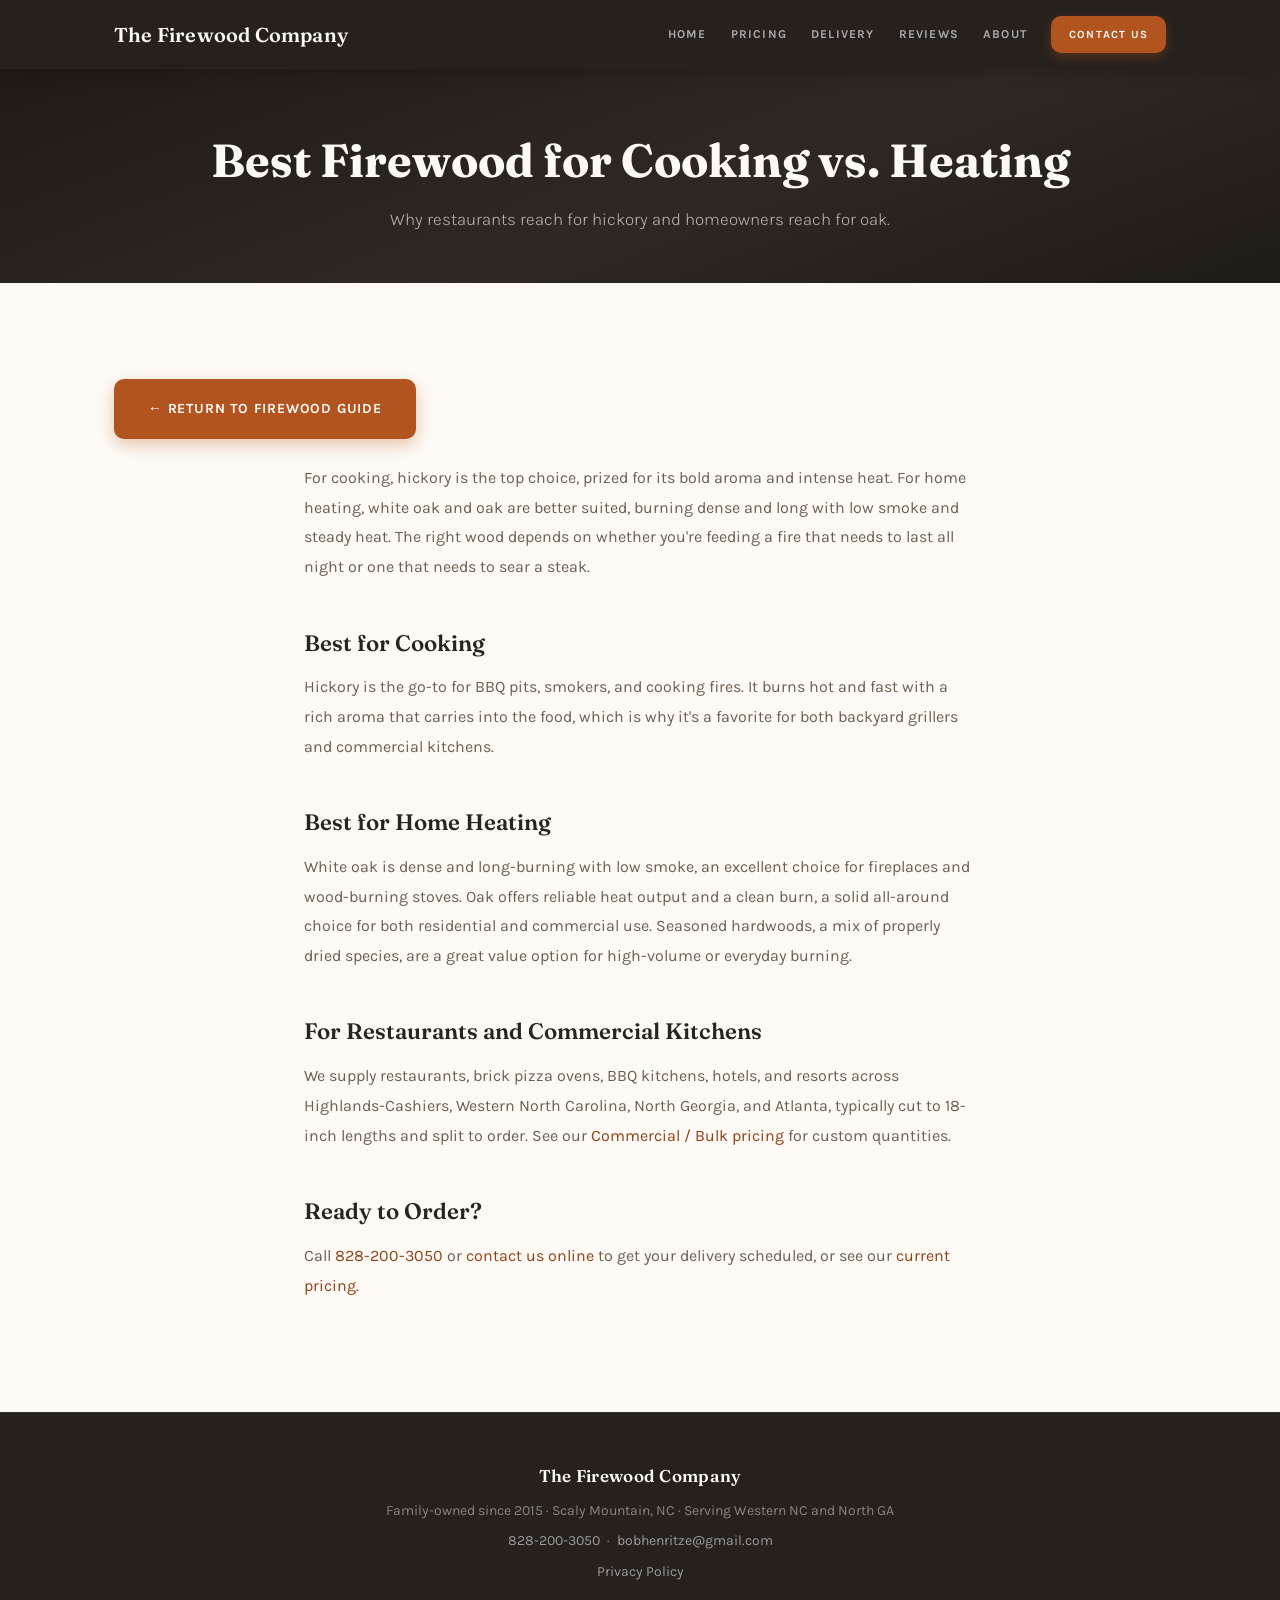
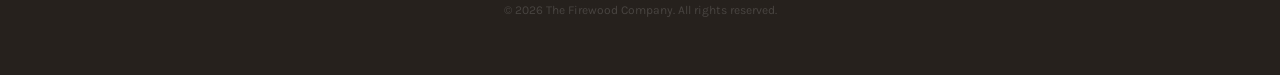
<file: best-firewood-cooking-vs-heating.html>
<!DOCTYPE html>
<html lang="en">
<head>
  <meta charset="UTF-8" />
  <meta name="viewport" content="width=device-width, initial-scale=1.0" />
  <meta name="description" content="Which firewood is best for cooking, and which is best for home heating? A side-by-side look at hickory, oak, and white oak for BBQ pits, pizza ovens, and wood stoves." />
  <title>Best Firewood for Cooking vs. Heating | The Firewood Company</title>
  <link rel="canonical" href="https://firewoodcompany.us/best-firewood-cooking-vs-heating.html" />

  <meta property="og:type" content="article" />
  <meta property="og:site_name" content="The Firewood Company" />
  <meta property="og:title" content="Best Firewood for Cooking vs. Heating" />
  <meta property="og:description" content="A side-by-side look at hickory, oak, and white oak for BBQ pits, pizza ovens, and wood stoves." />
  <meta property="og:url" content="https://firewoodcompany.us/best-firewood-cooking-vs-heating.html" />
  <meta property="og:image" content="https://firewoodcompany.us/uploads/commercial-bulk-firewood.webp" />
  <meta property="og:locale" content="en_US" />
  <meta name="twitter:card" content="summary_large_image" />
  <meta name="twitter:title" content="Best Firewood for Cooking vs. Heating" />
  <meta name="twitter:description" content="A side-by-side look at hickory, oak, and white oak for BBQ pits, pizza ovens, and wood stoves." />
  <meta name="twitter:image" content="https://firewoodcompany.us/uploads/commercial-bulk-firewood.webp" />

  <link rel="preconnect" href="https://fonts.googleapis.com" />
  <link rel="preconnect" href="https://fonts.gstatic.com" crossorigin />
  <link rel="stylesheet" href="https://fonts.googleapis.com/css2?family=Fraunces:ital,wght@0,400;0,500;0,600;0,700;0,900;1,400;1,500&family=Karla:wght@300;400;500;600;700&display=swap" />
  <link rel="stylesheet" href="styles.css" />
</head>
<body>

  <a href="#main-content" class="skip-link">Skip to main content</a>

  <!-- HEADER -->
  <header>
    <div class="container header-inner">
      <div class="logo">
        <a href="index.html" class="logo-link">
          <span class="logo-text">The Firewood Company</span>
        </a>
      </div>
      <button class="hamburger" id="hamburger" aria-label="Open menu" aria-expanded="false">
        <span></span><span></span><span></span>
      </button>
      <nav id="main-nav">
        <a href="index.html">Home</a>
        <a href="index.html#pricing">Pricing</a>
        <a href="index.html#delivery">Delivery</a>
        <a href="index.html#testimonials">Reviews</a>
        <a href="index.html#story">About</a>
        <a href="index.html#contact" class="btn-nav">Contact Us</a>
      </nav>
    </div>
  </header>

  <script>
    const btn = document.getElementById('hamburger');
    const nav = document.getElementById('main-nav');
    btn.addEventListener('click', () => {
      const open = nav.classList.toggle('nav-open');
      btn.setAttribute('aria-expanded', open);
    });
    nav.querySelectorAll('a').forEach(a => a.addEventListener('click', () => {
      nav.classList.remove('nav-open');
      btn.setAttribute('aria-expanded', false);
    }));
  </script>

  <main id="main-content">

  <!-- PAGE HERO -->
  <section class="page-hero">
    <div class="container">
      <h1>Best Firewood for Cooking vs. Heating</h1>
      <p>Why restaurants reach for hickory and homeowners reach for oak.</p>
    </div>
  </section>

  <!-- ARTICLE CONTENT -->
  <section class="section policy-section">
    <div class="container guide-return-wrap">
      <a href="index.html#guide" class="btn btn-primary guide-return-btn">&larr; Return to Firewood Guide</a>
    </div>
    <div class="container policy-content">

      <p>For cooking, hickory is the top choice, prized for its bold aroma and intense heat. For home heating, white oak and oak are better suited, burning dense and long with low smoke and steady heat. The right wood depends on whether you're feeding a fire that needs to last all night or one that needs to sear a steak.</p>

      <h2>Best for Cooking</h2>
      <p>Hickory is the go-to for BBQ pits, smokers, and cooking fires. It burns hot and fast with a rich aroma that carries into the food, which is why it's a favorite for both backyard grillers and commercial kitchens.</p>

      <h2>Best for Home Heating</h2>
      <p>White oak is dense and long-burning with low smoke, an excellent choice for fireplaces and wood-burning stoves. Oak offers reliable heat output and a clean burn, a solid all-around choice for both residential and commercial use. Seasoned hardwoods, a mix of properly dried species, are a great value option for high-volume or everyday burning.</p>

      <h2>For Restaurants and Commercial Kitchens</h2>
      <p>We supply restaurants, brick pizza ovens, BBQ kitchens, hotels, and resorts across Highlands-Cashiers, Western North Carolina, North Georgia, and Atlanta, typically cut to 18-inch lengths and split to order. See our <a href="index.html#pricing">Commercial / Bulk pricing</a> for custom quantities.</p>

      <h2>Ready to Order?</h2>
      <p>Call <a href="tel:8282003050">828-200-3050</a> or <a href="index.html#contact">contact us online</a> to get your delivery scheduled, or see our <a href="index.html#pricing">current pricing</a>.</p>

    </div>
  </section>

  </main>

  <!-- FOOTER -->
  <footer>
    <div class="container footer-inner">
      <p class="footer-logo">The Firewood Company</p>
      <p>Family-owned since 2015 · Scaly Mountain, NC · Serving Western NC and North GA</p>
      <p class="footer-links">
        <a href="tel:8282003050">828-200-3050</a> ·
        <a href="mailto:bobhenritze@gmail.com">bobhenritze@gmail.com</a>
      </p>
      <p class="footer-links">
        <a href="privacy-policy.html">Privacy Policy</a>
      </p>
      <p class="footer-copy">&copy; 2026 The Firewood Company. All rights reserved.</p>
    </div>
  </footer>

  <!-- Mobile Call Bar -->
  <a href="tel:8282003050" class="mobile-call-bar">
    <svg viewBox="0 0 24 24" fill="none" stroke="currentColor" stroke-width="1.75" stroke-linecap="round" stroke-linejoin="round" aria-hidden="true"><path d="M22 16.92v3a2 2 0 0 1-2.18 2 19.79 19.79 0 0 1-8.63-3.07 19.5 19.5 0 0 1-6-6 19.79 19.79 0 0 1-3.07-8.67A2 2 0 0 1 4.11 2h3a2 2 0 0 1 2 1.72c.127.96.361 1.903.7 2.81a2 2 0 0 1-.45 2.11L8.09 9.91a16 16 0 0 0 6 6l1.27-1.27a2 2 0 0 1 2.11-.45c.907.339 1.85.573 2.81.7A2 2 0 0 1 22 16.92z"></path></svg>
    Call Now
  </a>

  <!-- Phone Modal -->
  <div id="phone-modal" class="modal-overlay" role="dialog" aria-modal="true" aria-label="Contact options">
    <div class="modal">
      <p class="modal-number">828-200-3050</p>
      <p class="modal-sub">How would you like to reach us?</p>
      <div class="modal-actions">
        <a href="tel:8282003050" class="modal-btn modal-btn--call">Call</a>
        <a href="sms:8282003050" class="modal-btn modal-btn--text">Text</a>
      </div>
      <button class="modal-dismiss" id="modal-close">Dismiss</button>
    </div>
  </div>

  <script>
    (function() {
      const overlay = document.getElementById('phone-modal');
      const open  = () => overlay.classList.add('modal-open');
      const close = () => overlay.classList.remove('modal-open');
      document.querySelectorAll('a[href="tel:8282003050"]').forEach(el => {
        el.addEventListener('click', e => { e.preventDefault(); open(); });
      });
      document.getElementById('modal-close').addEventListener('click', close);
      overlay.addEventListener('click', e => { if (e.target === overlay) close(); });
      document.addEventListener('keydown', e => { if (e.key === 'Escape') close(); });
    })();
  </script>

</body>
</html>
</file>
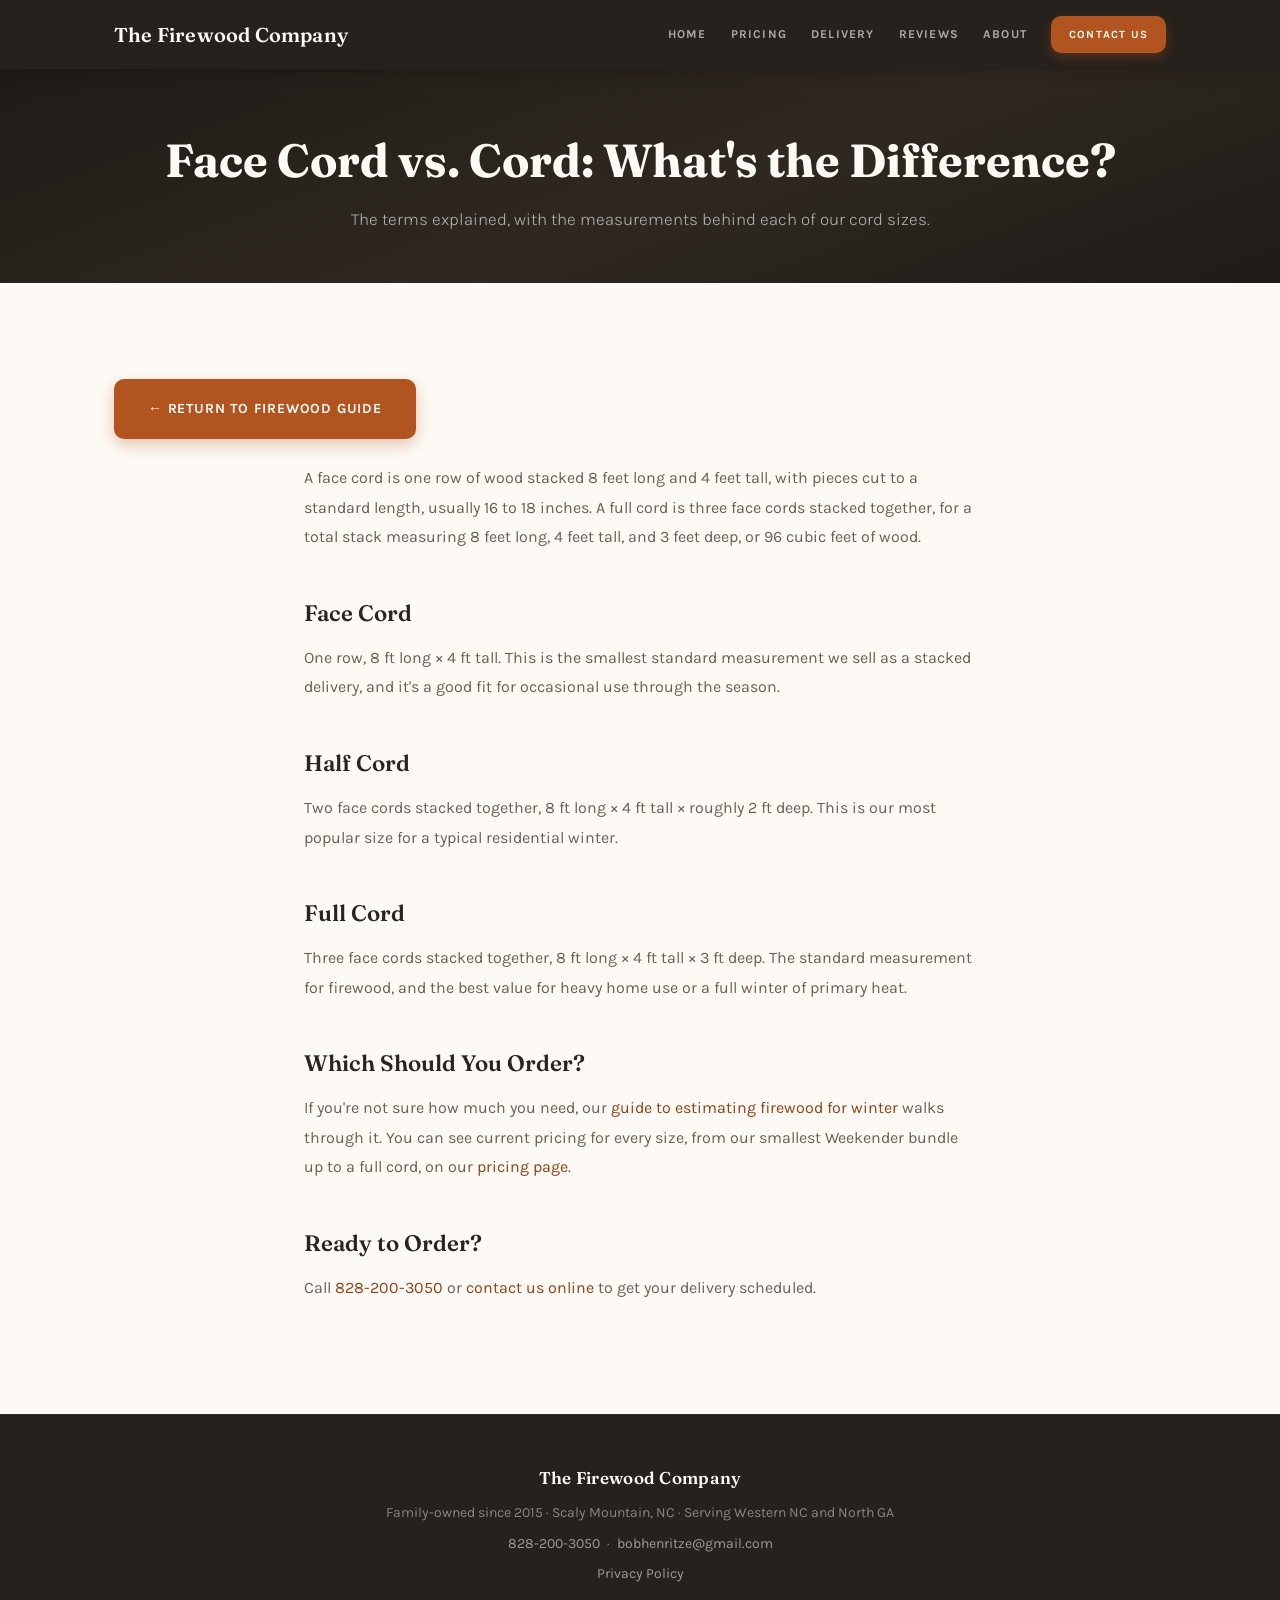
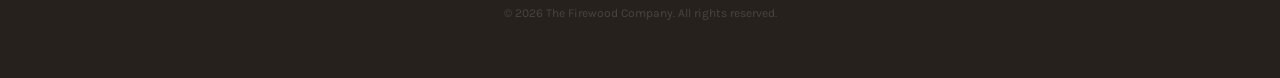
<file: face-cord-vs-cord.html>
<!DOCTYPE html>
<html lang="en">
<head>
  <meta charset="UTF-8" />
  <meta name="viewport" content="width=device-width, initial-scale=1.0" />
  <meta name="description" content="What's the difference between a face cord and a full cord of firewood? A clear explanation of the measurements behind face cords, half cords, and full cords." />
  <title>Face Cord vs. Cord: What's the Difference? | The Firewood Company</title>
  <link rel="canonical" href="https://firewoodcompany.us/face-cord-vs-cord.html" />

  <meta property="og:type" content="article" />
  <meta property="og:site_name" content="The Firewood Company" />
  <meta property="og:title" content="Face Cord vs. Cord: What's the Difference?" />
  <meta property="og:description" content="A clear explanation of the measurements behind face cords, half cords, and full cords." />
  <meta property="og:url" content="https://firewoodcompany.us/face-cord-vs-cord.html" />
  <meta property="og:image" content="https://firewoodcompany.us/uploads/full-cord-firewood.webp" />
  <meta property="og:locale" content="en_US" />
  <meta name="twitter:card" content="summary_large_image" />
  <meta name="twitter:title" content="Face Cord vs. Cord: What's the Difference?" />
  <meta name="twitter:description" content="A clear explanation of the measurements behind face cords, half cords, and full cords." />
  <meta name="twitter:image" content="https://firewoodcompany.us/uploads/full-cord-firewood.webp" />

  <link rel="preconnect" href="https://fonts.googleapis.com" />
  <link rel="preconnect" href="https://fonts.gstatic.com" crossorigin />
  <link rel="stylesheet" href="https://fonts.googleapis.com/css2?family=Fraunces:ital,wght@0,400;0,500;0,600;0,700;0,900;1,400;1,500&family=Karla:wght@300;400;500;600;700&display=swap" />
  <link rel="stylesheet" href="styles.css" />
</head>
<body>

  <a href="#main-content" class="skip-link">Skip to main content</a>

  <!-- HEADER -->
  <header>
    <div class="container header-inner">
      <div class="logo">
        <a href="index.html" class="logo-link">
          <span class="logo-text">The Firewood Company</span>
        </a>
      </div>
      <button class="hamburger" id="hamburger" aria-label="Open menu" aria-expanded="false">
        <span></span><span></span><span></span>
      </button>
      <nav id="main-nav">
        <a href="index.html">Home</a>
        <a href="index.html#pricing">Pricing</a>
        <a href="index.html#delivery">Delivery</a>
        <a href="reviews.html">Reviews</a>
        <a href="index.html#story">About</a>
        <a href="index.html#contact" class="btn-nav">Contact Us</a>
      </nav>
    </div>
  </header>

  <script>
    const btn = document.getElementById('hamburger');
    const nav = document.getElementById('main-nav');
    btn.addEventListener('click', () => {
      const open = nav.classList.toggle('nav-open');
      btn.setAttribute('aria-expanded', open);
    });
    nav.querySelectorAll('a').forEach(a => a.addEventListener('click', () => {
      nav.classList.remove('nav-open');
      btn.setAttribute('aria-expanded', false);
    }));
  </script>

  <main id="main-content">

  <!-- PAGE HERO -->
  <section class="page-hero">
    <div class="container">
      <h1>Face Cord vs. Cord: What's the Difference?</h1>
      <p>The terms explained, with the measurements behind each of our cord sizes.</p>
    </div>
  </section>

  <!-- ARTICLE CONTENT -->
  <section class="section policy-section">
    <div class="container guide-return-wrap">
      <a href="index.html#guide" class="btn btn-primary guide-return-btn">&larr; Return to Firewood Guide</a>
    </div>
    <div class="container policy-content">

      <p>A face cord is one row of wood stacked 8 feet long and 4 feet tall, with pieces cut to a standard length, usually 16 to 18 inches. A full cord is three face cords stacked together, for a total stack measuring 8 feet long, 4 feet tall, and 3 feet deep, or 96 cubic feet of wood.</p>

      <h2>Face Cord</h2>
      <p>One row, 8 ft long &times; 4 ft tall. This is the smallest standard measurement we sell as a stacked delivery, and it's a good fit for occasional use through the season.</p>

      <h2>Half Cord</h2>
      <p>Two face cords stacked together, 8 ft long &times; 4 ft tall &times; roughly 2 ft deep. This is our most popular size for a typical residential winter.</p>

      <h2>Full Cord</h2>
      <p>Three face cords stacked together, 8 ft long &times; 4 ft tall &times; 3 ft deep. The standard measurement for firewood, and the best value for heavy home use or a full winter of primary heat.</p>

      <h2>Which Should You Order?</h2>
      <p>If you're not sure how much you need, our <a href="how-much-firewood-for-winter.html">guide to estimating firewood for winter</a> walks through it. You can see current pricing for every size, from our smallest Weekender bundle up to a full cord, on our <a href="index.html#pricing">pricing page</a>.</p>

      <h2>Ready to Order?</h2>
      <p>Call <a href="tel:8282003050">828-200-3050</a> or <a href="index.html#contact">contact us online</a> to get your delivery scheduled.</p>

    </div>
  </section>

  </main>

  <!-- FOOTER -->
  <footer>
    <div class="container footer-inner">
      <p class="footer-logo">The Firewood Company</p>
      <p>Family-owned since 2015 · Scaly Mountain, NC · Serving Western NC and North GA</p>
      <p class="footer-links">
        <a href="tel:8282003050">828-200-3050</a> ·
        <a href="mailto:bobhenritze@gmail.com">bobhenritze@gmail.com</a>
      </p>
      <p class="footer-links">
        <a href="privacy-policy.html">Privacy Policy</a>
      </p>
      <p class="footer-copy">&copy; 2026 The Firewood Company. All rights reserved.</p>
    </div>
  </footer>

  <!-- Mobile Call Bar -->
  <a href="tel:8282003050" class="mobile-call-bar">
    <svg viewBox="0 0 24 24" fill="none" stroke="currentColor" stroke-width="1.75" stroke-linecap="round" stroke-linejoin="round" aria-hidden="true"><path d="M22 16.92v3a2 2 0 0 1-2.18 2 19.79 19.79 0 0 1-8.63-3.07 19.5 19.5 0 0 1-6-6 19.79 19.79 0 0 1-3.07-8.67A2 2 0 0 1 4.11 2h3a2 2 0 0 1 2 1.72c.127.96.361 1.903.7 2.81a2 2 0 0 1-.45 2.11L8.09 9.91a16 16 0 0 0 6 6l1.27-1.27a2 2 0 0 1 2.11-.45c.907.339 1.85.573 2.81.7A2 2 0 0 1 22 16.92z"></path></svg>
    Call Now
  </a>

  <!-- Phone Modal -->
  <div id="phone-modal" class="modal-overlay" role="dialog" aria-modal="true" aria-label="Contact options">
    <div class="modal">
      <p class="modal-number">828-200-3050</p>
      <p class="modal-sub">How would you like to reach us?</p>
      <div class="modal-actions">
        <a href="tel:8282003050" class="modal-btn modal-btn--call">Call</a>
        <a href="sms:8282003050" class="modal-btn modal-btn--text">Text</a>
      </div>
      <button class="modal-dismiss" id="modal-close">Dismiss</button>
    </div>
  </div>

  <script>
    (function() {
      const overlay = document.getElementById('phone-modal');
      const open  = () => overlay.classList.add('modal-open');
      const close = () => overlay.classList.remove('modal-open');
      document.querySelectorAll('a[href="tel:8282003050"]').forEach(el => {
        el.addEventListener('click', e => { e.preventDefault(); open(); });
      });
      document.getElementById('modal-close').addEventListener('click', close);
      overlay.addEventListener('click', e => { if (e.target === overlay) close(); });
      document.addEventListener('keydown', e => { if (e.key === 'Escape') close(); });
    })();
  </script>

</body>
</html>
</file>
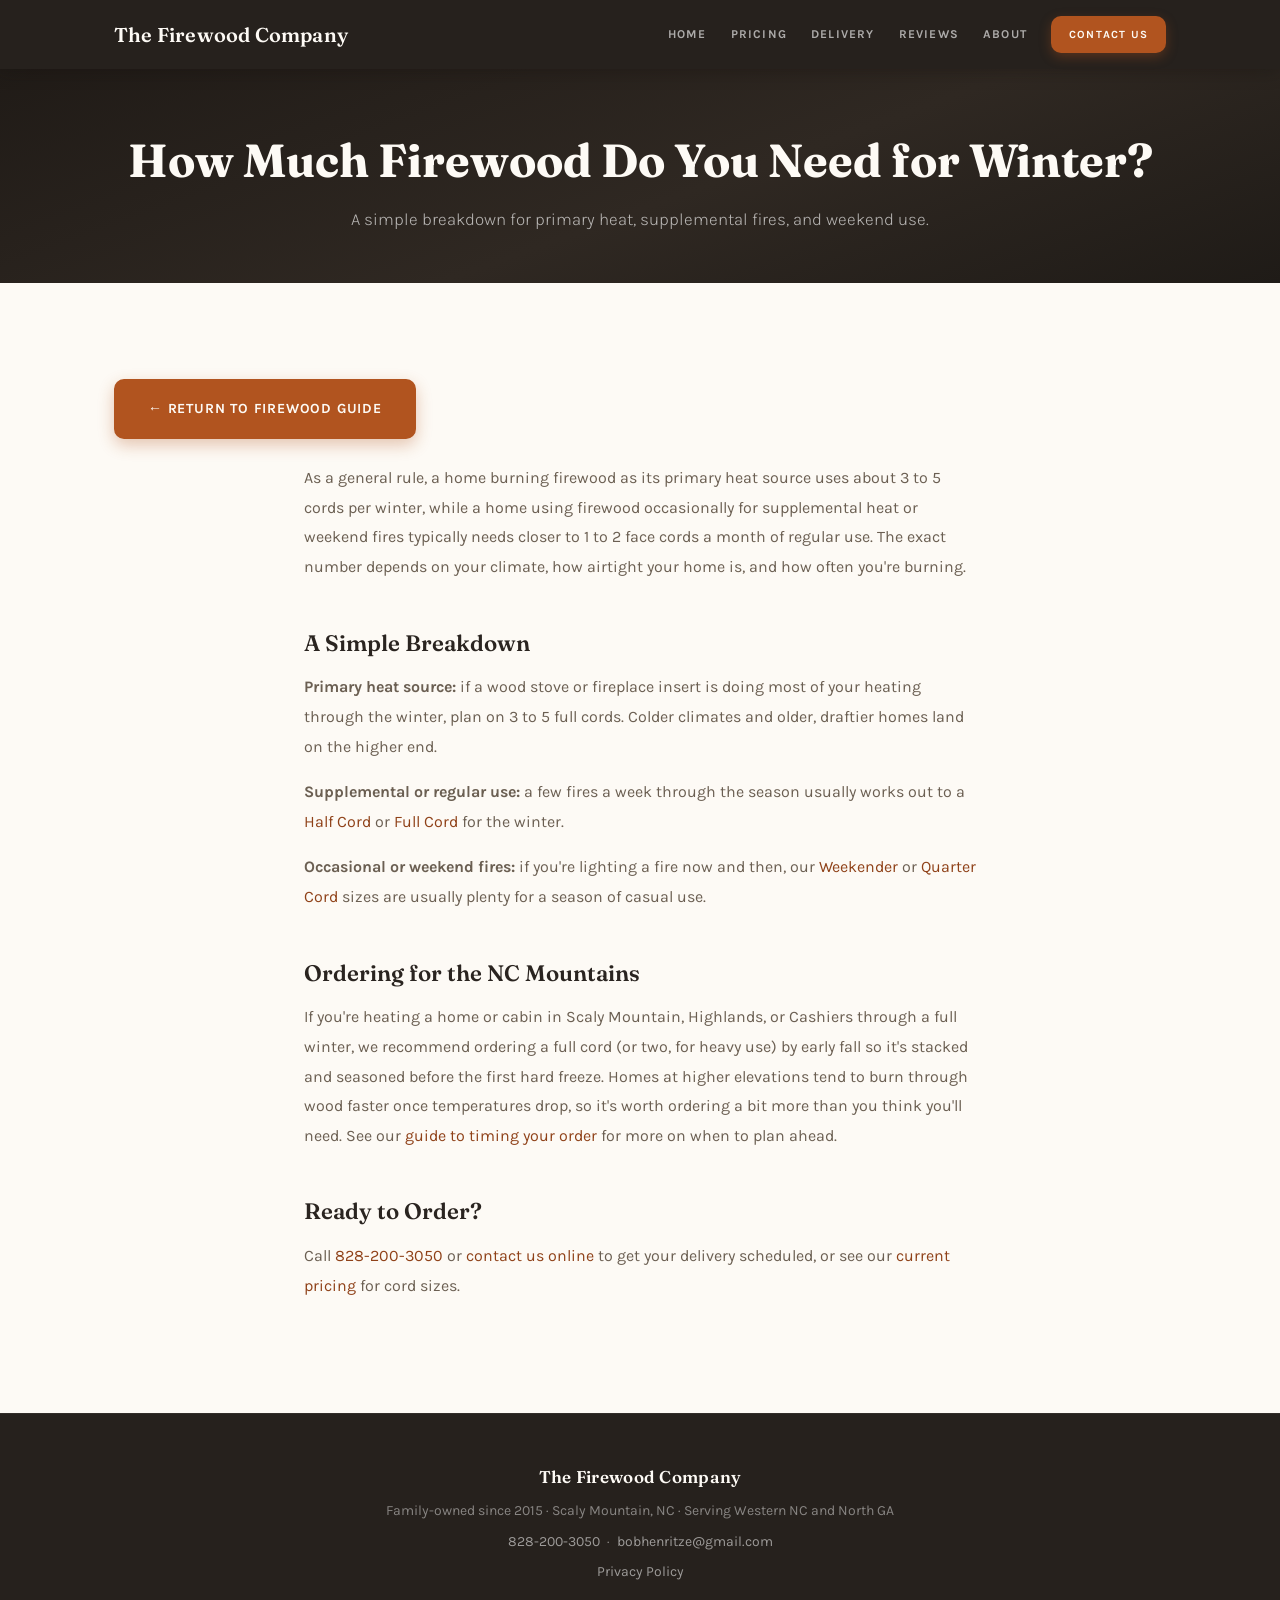
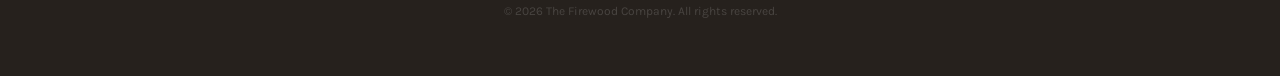
<file: how-much-firewood-for-winter.html>
<!DOCTYPE html>
<html lang="en">
<head>
  <meta charset="UTF-8" />
  <meta name="viewport" content="width=device-width, initial-scale=1.0" />
  <meta name="description" content="How much firewood do you need for winter? A simple breakdown for primary heat, supplemental fires, and weekend use, plus timing tips for the NC mountains." />
  <title>How Much Firewood Do You Need for Winter? | The Firewood Company</title>
  <link rel="canonical" href="https://firewoodcompany.us/how-much-firewood-for-winter.html" />

  <meta property="og:type" content="article" />
  <meta property="og:site_name" content="The Firewood Company" />
  <meta property="og:title" content="How Much Firewood Do You Need for Winter?" />
  <meta property="og:description" content="A simple breakdown for primary heat, supplemental fires, and weekend use, plus timing tips for the NC mountains." />
  <meta property="og:url" content="https://firewoodcompany.us/how-much-firewood-for-winter.html" />
  <meta property="og:image" content="https://firewoodcompany.us/uploads/firewood-company-family.webp" />
  <meta property="og:locale" content="en_US" />
  <meta name="twitter:card" content="summary_large_image" />
  <meta name="twitter:title" content="How Much Firewood Do You Need for Winter?" />
  <meta name="twitter:description" content="A simple breakdown for primary heat, supplemental fires, and weekend use, plus timing tips for the NC mountains." />
  <meta name="twitter:image" content="https://firewoodcompany.us/uploads/firewood-company-family.webp" />

  <link rel="preconnect" href="https://fonts.googleapis.com" />
  <link rel="preconnect" href="https://fonts.gstatic.com" crossorigin />
  <link rel="stylesheet" href="https://fonts.googleapis.com/css2?family=Fraunces:ital,wght@0,400;0,500;0,600;0,700;0,900;1,400;1,500&family=Karla:wght@300;400;500;600;700&display=swap" />
  <link rel="stylesheet" href="styles.css" />
</head>
<body>

  <a href="#main-content" class="skip-link">Skip to main content</a>

  <!-- HEADER -->
  <header>
    <div class="container header-inner">
      <div class="logo">
        <a href="index.html" class="logo-link">
          <span class="logo-text">The Firewood Company</span>
        </a>
      </div>
      <button class="hamburger" id="hamburger" aria-label="Open menu" aria-expanded="false">
        <span></span><span></span><span></span>
      </button>
      <nav id="main-nav">
        <a href="index.html">Home</a>
        <a href="index.html#pricing">Pricing</a>
        <a href="index.html#delivery">Delivery</a>
        <a href="reviews.html">Reviews</a>
        <a href="index.html#story">About</a>
        <a href="index.html#contact" class="btn-nav">Contact Us</a>
      </nav>
    </div>
  </header>

  <script>
    const btn = document.getElementById('hamburger');
    const nav = document.getElementById('main-nav');
    btn.addEventListener('click', () => {
      const open = nav.classList.toggle('nav-open');
      btn.setAttribute('aria-expanded', open);
    });
    nav.querySelectorAll('a').forEach(a => a.addEventListener('click', () => {
      nav.classList.remove('nav-open');
      btn.setAttribute('aria-expanded', false);
    }));
  </script>

  <main id="main-content">

  <!-- PAGE HERO -->
  <section class="page-hero">
    <div class="container">
      <h1>How Much Firewood Do You Need for Winter?</h1>
      <p>A simple breakdown for primary heat, supplemental fires, and weekend use.</p>
    </div>
  </section>

  <!-- ARTICLE CONTENT -->
  <section class="section policy-section">
    <div class="container guide-return-wrap">
      <a href="index.html#guide" class="btn btn-primary guide-return-btn">&larr; Return to Firewood Guide</a>
    </div>
    <div class="container policy-content">

      <p>As a general rule, a home burning firewood as its primary heat source uses about 3 to 5 cords per winter, while a home using firewood occasionally for supplemental heat or weekend fires typically needs closer to 1 to 2 face cords a month of regular use. The exact number depends on your climate, how airtight your home is, and how often you're burning.</p>

      <h2>A Simple Breakdown</h2>
      <p><strong>Primary heat source:</strong> if a wood stove or fireplace insert is doing most of your heating through the winter, plan on 3 to 5 full cords. Colder climates and older, draftier homes land on the higher end.</p>
      <p><strong>Supplemental or regular use:</strong> a few fires a week through the season usually works out to a <a href="index.html#pricing">Half Cord</a> or <a href="index.html#pricing">Full Cord</a> for the winter.</p>
      <p><strong>Occasional or weekend fires:</strong> if you're lighting a fire now and then, our <a href="index.html#pricing">Weekender</a> or <a href="index.html#pricing">Quarter Cord</a> sizes are usually plenty for a season of casual use.</p>

      <h2>Ordering for the NC Mountains</h2>
      <p>If you're heating a home or cabin in Scaly Mountain, Highlands, or Cashiers through a full winter, we recommend ordering a full cord (or two, for heavy use) by early fall so it's stacked and seasoned before the first hard freeze. Homes at higher elevations tend to burn through wood faster once temperatures drop, so it's worth ordering a bit more than you think you'll need. See our <a href="when-to-order-firewood-nc-mountains.html">guide to timing your order</a> for more on when to plan ahead.</p>

      <h2>Ready to Order?</h2>
      <p>Call <a href="tel:8282003050">828-200-3050</a> or <a href="index.html#contact">contact us online</a> to get your delivery scheduled, or see our <a href="index.html#pricing">current pricing</a> for cord sizes.</p>

    </div>
  </section>

  </main>

  <!-- FOOTER -->
  <footer>
    <div class="container footer-inner">
      <p class="footer-logo">The Firewood Company</p>
      <p>Family-owned since 2015 · Scaly Mountain, NC · Serving Western NC and North GA</p>
      <p class="footer-links">
        <a href="tel:8282003050">828-200-3050</a> ·
        <a href="mailto:bobhenritze@gmail.com">bobhenritze@gmail.com</a>
      </p>
      <p class="footer-links">
        <a href="privacy-policy.html">Privacy Policy</a>
      </p>
      <p class="footer-copy">&copy; 2026 The Firewood Company. All rights reserved.</p>
    </div>
  </footer>

  <!-- Mobile Call Bar -->
  <a href="tel:8282003050" class="mobile-call-bar">
    <svg viewBox="0 0 24 24" fill="none" stroke="currentColor" stroke-width="1.75" stroke-linecap="round" stroke-linejoin="round" aria-hidden="true"><path d="M22 16.92v3a2 2 0 0 1-2.18 2 19.79 19.79 0 0 1-8.63-3.07 19.5 19.5 0 0 1-6-6 19.79 19.79 0 0 1-3.07-8.67A2 2 0 0 1 4.11 2h3a2 2 0 0 1 2 1.72c.127.96.361 1.903.7 2.81a2 2 0 0 1-.45 2.11L8.09 9.91a16 16 0 0 0 6 6l1.27-1.27a2 2 0 0 1 2.11-.45c.907.339 1.85.573 2.81.7A2 2 0 0 1 22 16.92z"></path></svg>
    Call Now
  </a>

  <!-- Phone Modal -->
  <div id="phone-modal" class="modal-overlay" role="dialog" aria-modal="true" aria-label="Contact options">
    <div class="modal">
      <p class="modal-number">828-200-3050</p>
      <p class="modal-sub">How would you like to reach us?</p>
      <div class="modal-actions">
        <a href="tel:8282003050" class="modal-btn modal-btn--call">Call</a>
        <a href="sms:8282003050" class="modal-btn modal-btn--text">Text</a>
      </div>
      <button class="modal-dismiss" id="modal-close">Dismiss</button>
    </div>
  </div>

  <script>
    (function() {
      const overlay = document.getElementById('phone-modal');
      const open  = () => overlay.classList.add('modal-open');
      const close = () => overlay.classList.remove('modal-open');
      document.querySelectorAll('a[href="tel:8282003050"]').forEach(el => {
        el.addEventListener('click', e => { e.preventDefault(); open(); });
      });
      document.getElementById('modal-close').addEventListener('click', close);
      overlay.addEventListener('click', e => { if (e.target === overlay) close(); });
      document.addEventListener('keydown', e => { if (e.key === 'Escape') close(); });
    })();
  </script>

</body>
</html>
</file>
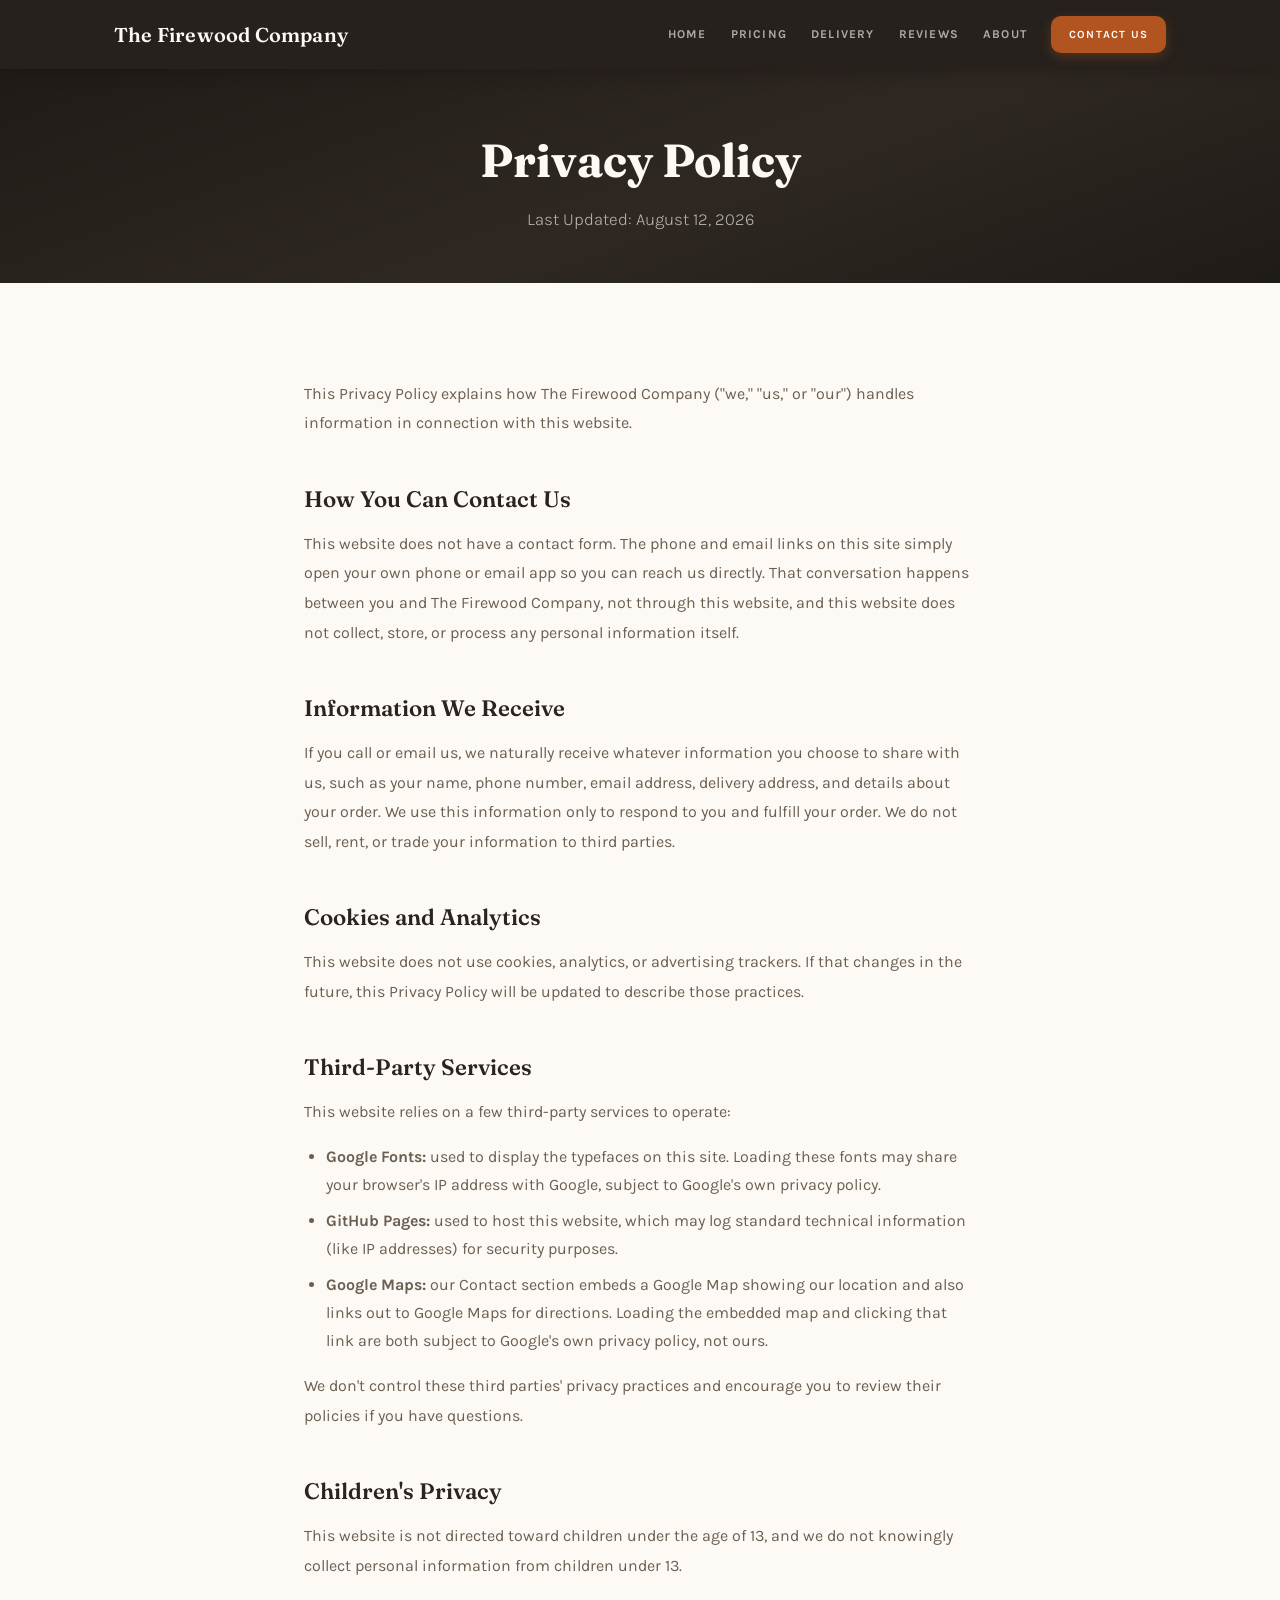
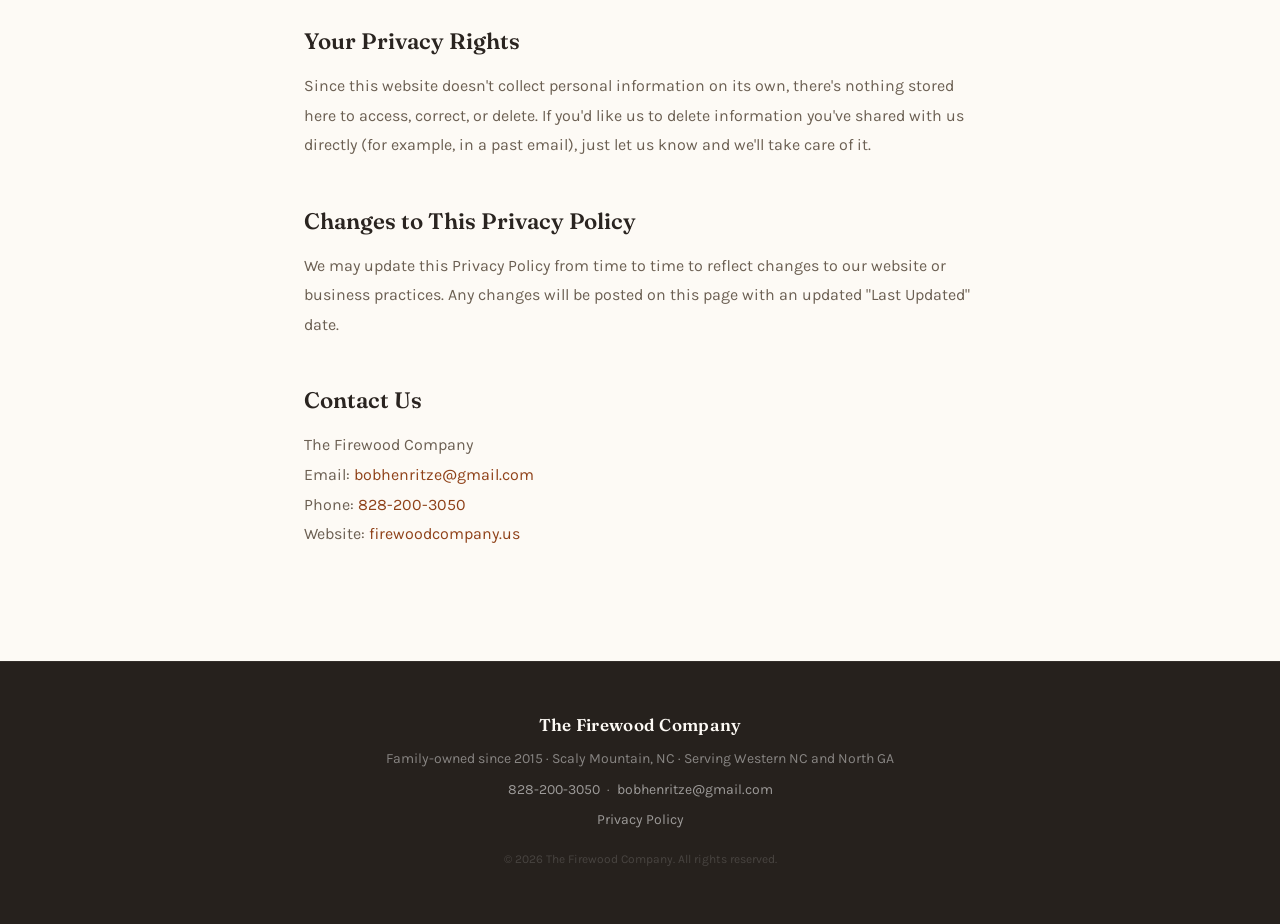
<file: privacy-policy.html>
<!DOCTYPE html>
<html lang="en">
<head>
  <meta charset="UTF-8" />
  <meta name="viewport" content="width=device-width, initial-scale=1.0" />
  <meta name="description" content="Privacy Policy for The Firewood Company." />
  <title>Privacy Policy | The Firewood Company</title>
  <link rel="canonical" href="https://firewoodcompany.us/privacy-policy.html" />

  <meta property="og:type" content="website" />
  <meta property="og:site_name" content="The Firewood Company" />
  <meta property="og:title" content="Privacy Policy | The Firewood Company" />
  <meta property="og:description" content="Privacy Policy for The Firewood Company." />
  <meta property="og:url" content="https://firewoodcompany.us/privacy-policy.html" />

  <link rel="preconnect" href="https://fonts.googleapis.com" />
  <link rel="preconnect" href="https://fonts.gstatic.com" crossorigin />
  <link rel="stylesheet" href="https://fonts.googleapis.com/css2?family=Fraunces:ital,wght@0,400;0,500;0,600;0,700;0,900;1,400;1,500&family=Karla:wght@300;400;500;600;700&display=swap" />
  <link rel="stylesheet" href="styles.css" />
</head>
<body>

  <a href="#main-content" class="skip-link">Skip to main content</a>

  <!-- HEADER -->
  <header>
    <div class="container header-inner">
      <div class="logo">
        <a href="index.html" class="logo-link">
          <span class="logo-text">The Firewood Company</span>
        </a>
      </div>
      <button class="hamburger" id="hamburger" aria-label="Open menu" aria-expanded="false">
        <span></span><span></span><span></span>
      </button>
      <nav id="main-nav">
        <a href="index.html">Home</a>
        <a href="index.html#pricing">Pricing</a>
        <a href="index.html#delivery">Delivery</a>
        <a href="reviews.html">Reviews</a>
        <a href="index.html#story">About</a>
        <a href="index.html#contact" class="btn-nav">Contact Us</a>
      </nav>
    </div>
  </header>

  <script>
    const btn = document.getElementById('hamburger');
    const nav = document.getElementById('main-nav');
    btn.addEventListener('click', () => {
      const open = nav.classList.toggle('nav-open');
      btn.setAttribute('aria-expanded', open);
    });
    nav.querySelectorAll('a').forEach(a => a.addEventListener('click', () => {
      nav.classList.remove('nav-open');
      btn.setAttribute('aria-expanded', false);
    }));
  </script>

  <main id="main-content">

  <!-- PAGE HERO -->
  <section class="page-hero">
    <div class="container">
      <h1>Privacy Policy</h1>
      <p>Last Updated: August 12, 2026</p>
    </div>
  </section>

  <!-- POLICY CONTENT -->
  <section class="section policy-section">
    <div class="container policy-content">

      <p>This Privacy Policy explains how The Firewood Company ("we," "us," or "our") handles information in connection with this website.</p>

      <h2>How You Can Contact Us</h2>
      <p>This website does not have a contact form. The phone and email links on this site simply open your own phone or email app so you can reach us directly. That conversation happens between you and The Firewood Company, not through this website, and this website does not collect, store, or process any personal information itself.</p>

      <h2>Information We Receive</h2>
      <p>If you call or email us, we naturally receive whatever information you choose to share with us, such as your name, phone number, email address, delivery address, and details about your order. We use this information only to respond to you and fulfill your order. We do not sell, rent, or trade your information to third parties.</p>

      <h2>Cookies and Analytics</h2>
      <p>This website does not use cookies, analytics, or advertising trackers. If that changes in the future, this Privacy Policy will be updated to describe those practices.</p>

      <h2>Third-Party Services</h2>
      <p>This website relies on a few third-party services to operate:</p>
      <ul>
        <li><strong>Google Fonts:</strong> used to display the typefaces on this site. Loading these fonts may share your browser's IP address with Google, subject to Google's own privacy policy.</li>
        <li><strong>GitHub Pages:</strong> used to host this website, which may log standard technical information (like IP addresses) for security purposes.</li>
        <li><strong>Google Maps:</strong> our Contact section embeds a Google Map showing our location and also links out to Google Maps for directions. Loading the embedded map and clicking that link are both subject to Google's own privacy policy, not ours.</li>
      </ul>
      <p>We don't control these third parties' privacy practices and encourage you to review their policies if you have questions.</p>

      <h2>Children's Privacy</h2>
      <p>This website is not directed toward children under the age of 13, and we do not knowingly collect personal information from children under 13.</p>

      <h2>Your Privacy Rights</h2>
      <p>Since this website doesn't collect personal information on its own, there's nothing stored here to access, correct, or delete. If you'd like us to delete information you've shared with us directly (for example, in a past email), just let us know and we'll take care of it.</p>

      <h2>Changes to This Privacy Policy</h2>
      <p>We may update this Privacy Policy from time to time to reflect changes to our website or business practices. Any changes will be posted on this page with an updated "Last Updated" date.</p>

      <h2>Contact Us</h2>
      <p>
        The Firewood Company<br />
        Email: <a href="mailto:bobhenritze@gmail.com">bobhenritze@gmail.com</a><br />
        Phone: <a href="tel:8282003050">828-200-3050</a><br />
        Website: <a href="https://firewoodcompany.us/">firewoodcompany.us</a>
      </p>

    </div>
  </section>

  </main>

  <!-- FOOTER -->
  <footer>
    <div class="container footer-inner">
      <p class="footer-logo">The Firewood Company</p>
      <p>Family-owned since 2015 · Scaly Mountain, NC · Serving Western NC and North GA</p>
      <p class="footer-links">
        <a href="tel:8282003050">828-200-3050</a> ·
        <a href="mailto:bobhenritze@gmail.com">bobhenritze@gmail.com</a>
      </p>
      <p class="footer-links">
        <a href="privacy-policy.html">Privacy Policy</a>
      </p>
      <p class="footer-copy">&copy; 2026 The Firewood Company. All rights reserved.</p>
    </div>
  </footer>

  <!-- Mobile Call Bar -->
  <a href="tel:8282003050" class="mobile-call-bar">
    <svg viewBox="0 0 24 24" fill="none" stroke="currentColor" stroke-width="1.75" stroke-linecap="round" stroke-linejoin="round" aria-hidden="true"><path d="M22 16.92v3a2 2 0 0 1-2.18 2 19.79 19.79 0 0 1-8.63-3.07 19.5 19.5 0 0 1-6-6 19.79 19.79 0 0 1-3.07-8.67A2 2 0 0 1 4.11 2h3a2 2 0 0 1 2 1.72c.127.96.361 1.903.7 2.81a2 2 0 0 1-.45 2.11L8.09 9.91a16 16 0 0 0 6 6l1.27-1.27a2 2 0 0 1 2.11-.45c.907.339 1.85.573 2.81.7A2 2 0 0 1 22 16.92z"></path></svg>
    Call Now
  </a>

  <!-- Phone Modal -->
  <div id="phone-modal" class="modal-overlay" role="dialog" aria-modal="true" aria-label="Contact options">
    <div class="modal">
      <p class="modal-number">828-200-3050</p>
      <p class="modal-sub">How would you like to reach us?</p>
      <div class="modal-actions">
        <a href="tel:8282003050" class="modal-btn modal-btn--call">Call</a>
        <a href="sms:8282003050" class="modal-btn modal-btn--text">Text</a>
      </div>
      <button class="modal-dismiss" id="modal-close">Dismiss</button>
    </div>
  </div>

  <script>
    (function() {
      const overlay = document.getElementById('phone-modal');
      const open  = () => overlay.classList.add('modal-open');
      const close = () => overlay.classList.remove('modal-open');
      document.querySelectorAll('a[href="tel:8282003050"]').forEach(el => {
        el.addEventListener('click', e => { e.preventDefault(); open(); });
      });
      document.getElementById('modal-close').addEventListener('click', close);
      overlay.addEventListener('click', e => { if (e.target === overlay) close(); });
      document.addEventListener('keydown', e => { if (e.key === 'Escape') close(); });
    })();
  </script>

</body>
</html>
</file>
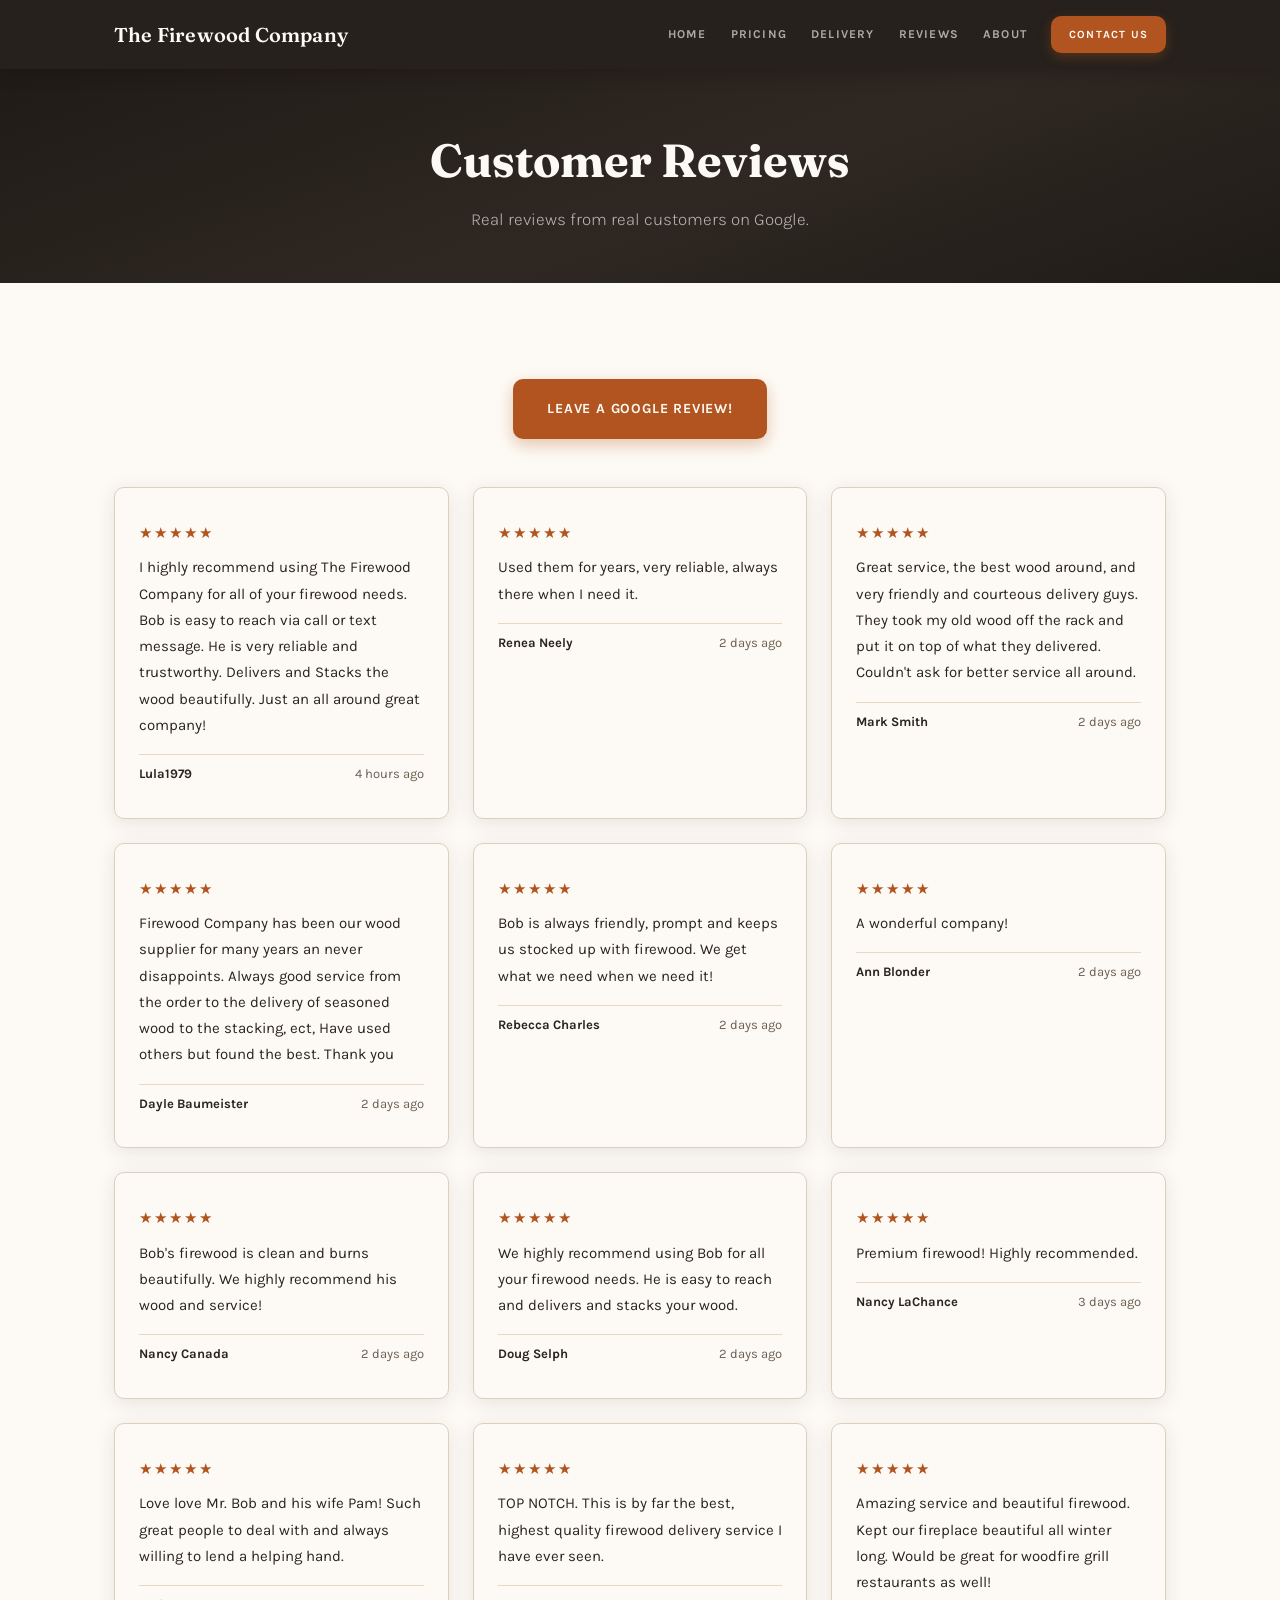
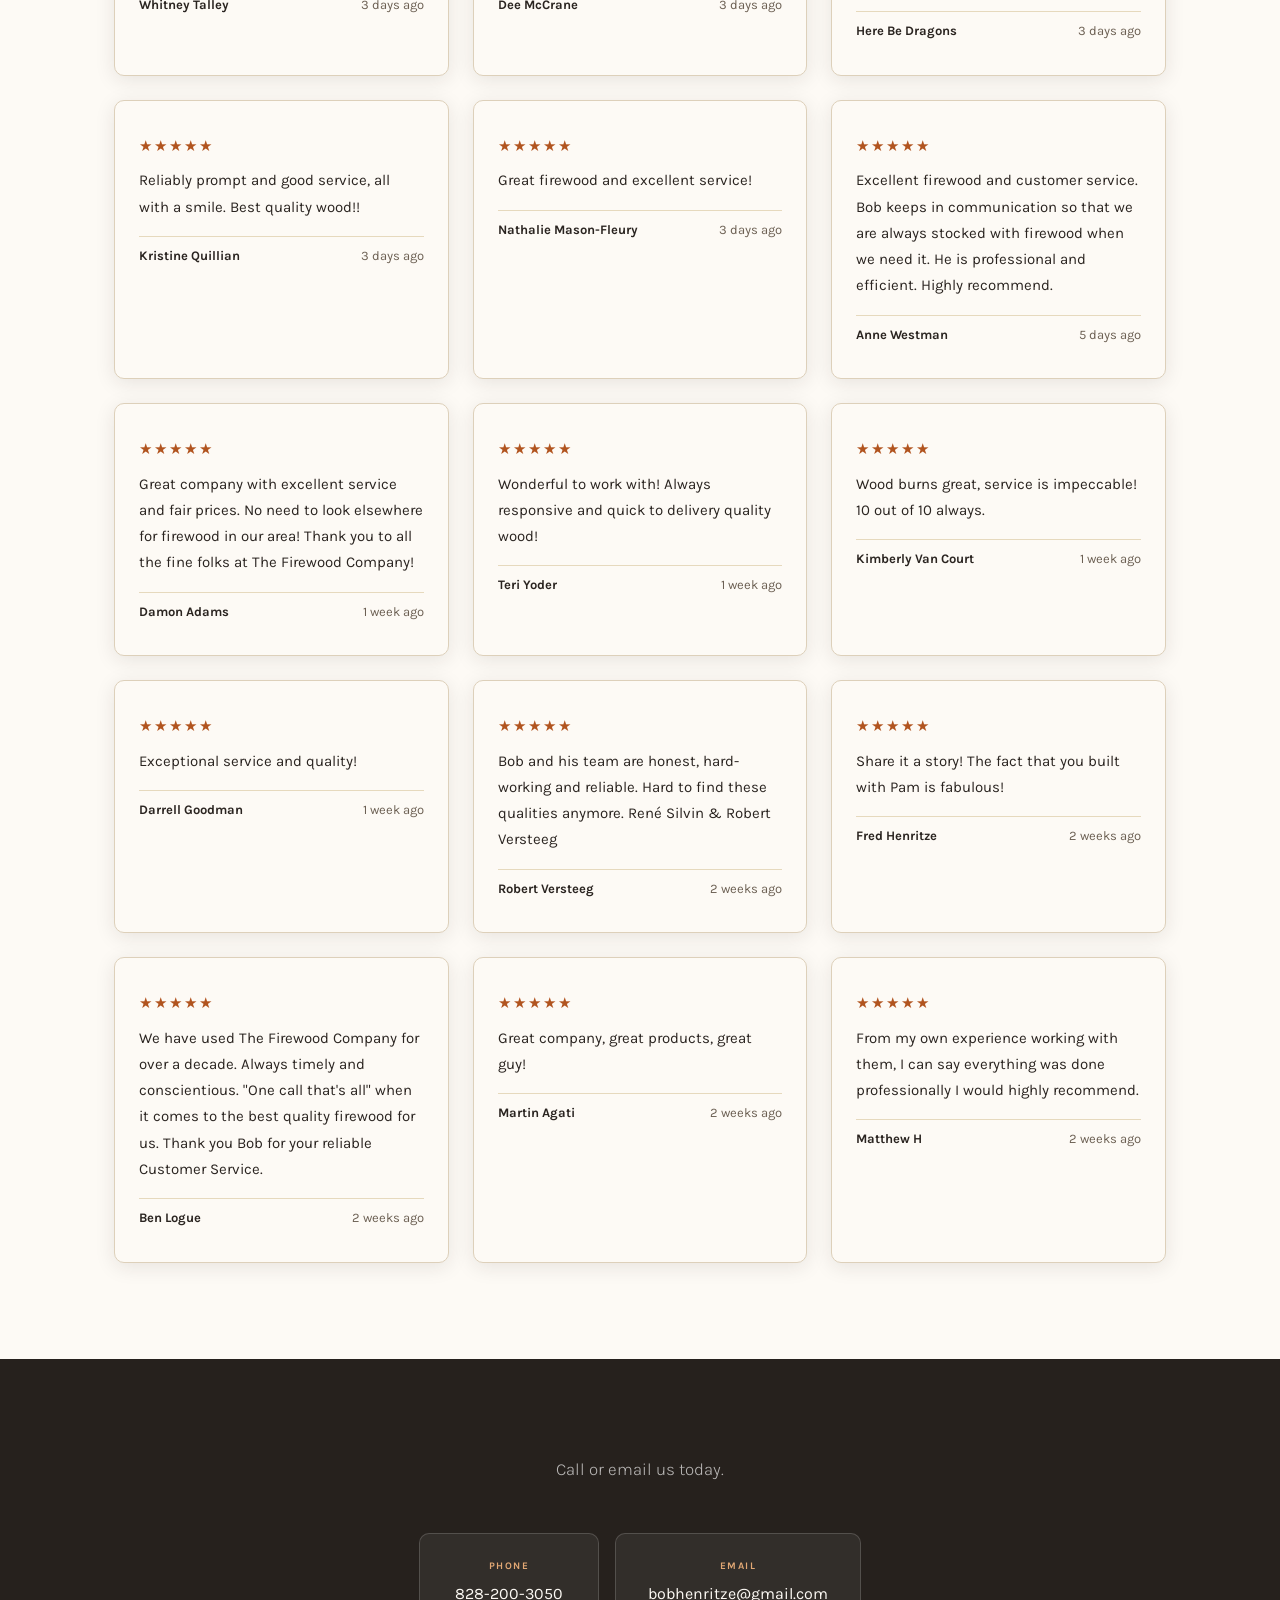
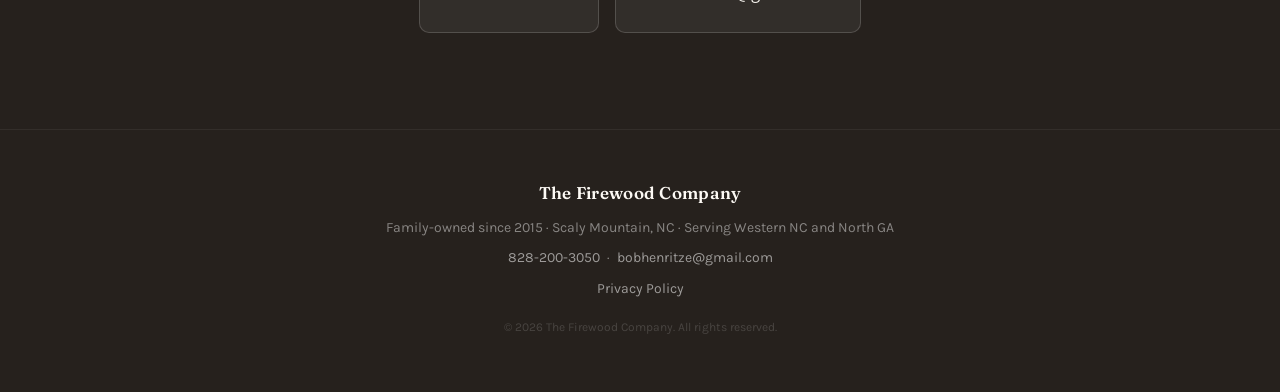
<file: reviews.html>
<!DOCTYPE html>
<html lang="en">
<head>
  <meta charset="UTF-8" />
  <meta name="viewport" content="width=device-width, initial-scale=1.0" />
  <meta name="description" content="Read real customer reviews for The Firewood Company, serving Highlands-Cashiers, Western North Carolina, North Georgia, and Atlanta." />
  <title>Customer Reviews | The Firewood Company</title>
  <link rel="canonical" href="https://firewoodcompany.us/reviews.html" />

  <meta property="og:type" content="website" />
  <meta property="og:site_name" content="The Firewood Company" />
  <meta property="og:title" content="Customer Reviews | The Firewood Company" />
  <meta property="og:description" content="Read real customer reviews for The Firewood Company." />
  <meta property="og:url" content="https://firewoodcompany.us/reviews.html" />
  <meta property="og:image" content="https://firewoodcompany.us/uploads/firewood-company-family.webp" />
  <meta property="og:locale" content="en_US" />
  <meta name="twitter:card" content="summary_large_image" />
  <meta name="twitter:title" content="Customer Reviews | The Firewood Company" />
  <meta name="twitter:description" content="Read real customer reviews for The Firewood Company." />
  <meta name="twitter:image" content="https://firewoodcompany.us/uploads/firewood-company-family.webp" />

  <link rel="preconnect" href="https://fonts.googleapis.com" />
  <link rel="preconnect" href="https://fonts.gstatic.com" crossorigin />
  <link rel="stylesheet" href="https://fonts.googleapis.com/css2?family=Fraunces:ital,wght@0,400;0,500;0,600;0,700;0,900;1,400;1,500&family=Karla:wght@300;400;500;600;700&display=swap" />
  <link rel="stylesheet" href="styles.css" />
</head>
<body>

  <a href="#main-content" class="skip-link">Skip to main content</a>

  <!-- HEADER -->
  <header>
    <div class="container header-inner">
      <div class="logo">
        <a href="index.html" class="logo-link">
          <span class="logo-text">The Firewood Company</span>
        </a>
      </div>
      <button class="hamburger" id="hamburger" aria-label="Open menu" aria-expanded="false">
        <span></span><span></span><span></span>
      </button>
      <nav id="main-nav">
        <a href="index.html">Home</a>
        <a href="index.html#pricing">Pricing</a>
        <a href="index.html#delivery">Delivery</a>
        <a href="reviews.html">Reviews</a>
        <a href="index.html#story">About</a>
        <a href="index.html#contact" class="btn-nav">Contact Us</a>
      </nav>
    </div>
  </header>

  <script>
    const btn = document.getElementById('hamburger');
    const nav = document.getElementById('main-nav');
    btn.addEventListener('click', () => {
      const open = nav.classList.toggle('nav-open');
      btn.setAttribute('aria-expanded', open);
    });
    nav.querySelectorAll('a').forEach(a => a.addEventListener('click', () => {
      nav.classList.remove('nav-open');
      btn.setAttribute('aria-expanded', false);
    }));
  </script>

  <main id="main-content">

  <!-- PAGE HERO -->
  <section class="page-hero">
    <div class="container">
      <h1>Customer Reviews</h1>
      <p>Real reviews from real customers on Google.</p>
    </div>
  </section>

  <!-- REVIEWS -->
  <section class="section">
    <div class="container">

      <div class="testimonials-cta" style="margin-top: 0; margin-bottom: var(--space-6);">
        <a href="https://g.page/r/Cbj80y-YJw7jEBM/review" class="btn btn-primary" target="_blank" rel="noopener noreferrer">Leave a Google Review!</a>
      </div>

      <div class="reviews-grid" id="reviews-container">
        <!-- Reviews are loaded from content/reviews.json -->
      </div>

    </div>
  </section>

  <!-- CONTACT CTA -->
  <section class="section contact bg-brand">
    <div class="container contact-inner">
      <p>Call or email us today.</p>
      <div class="contact-details">
        <a href="tel:8282003050" class="contact-link">
          <span class="contact-label">Phone</span>
          <span>828-200-3050</span>
        </a>
        <a href="mailto:bobhenritze@gmail.com" class="contact-link">
          <span class="contact-label">Email</span>
          <span>bobhenritze@gmail.com</span>
        </a>
      </div>
    </div>
  </section>

  </main>

  <!-- FOOTER -->
  <footer>
    <div class="container footer-inner">
      <p class="footer-logo">The Firewood Company</p>
      <p>Family-owned since 2015 · Scaly Mountain, NC · Serving Western NC and North GA</p>
      <p class="footer-links">
        <a href="tel:8282003050">828-200-3050</a> ·
        <a href="mailto:bobhenritze@gmail.com">bobhenritze@gmail.com</a>
      </p>
      <p class="footer-links">
        <a href="privacy-policy.html">Privacy Policy</a>
      </p>
      <p class="footer-copy">&copy; 2026 The Firewood Company. All rights reserved.</p>
    </div>
  </footer>

  <!-- Mobile Call Bar -->
  <a href="tel:8282003050" class="mobile-call-bar">
    <svg viewBox="0 0 24 24" fill="none" stroke="currentColor" stroke-width="1.75" stroke-linecap="round" stroke-linejoin="round" aria-hidden="true"><path d="M22 16.92v3a2 2 0 0 1-2.18 2 19.79 19.79 0 0 1-8.63-3.07 19.5 19.5 0 0 1-6-6 19.79 19.79 0 0 1-3.07-8.67A2 2 0 0 1 4.11 2h3a2 2 0 0 1 2 1.72c.127.96.361 1.903.7 2.81a2 2 0 0 1-.45 2.11L8.09 9.91a16 16 0 0 0 6 6l1.27-1.27a2 2 0 0 1 2.11-.45c.907.339 1.85.573 2.81.7A2 2 0 0 1 22 16.92z"></path></svg>
    Call Now
  </a>

  <!-- Phone Modal -->
  <div id="phone-modal" class="modal-overlay" role="dialog" aria-modal="true" aria-label="Contact options">
    <div class="modal">
      <p class="modal-number">828-200-3050</p>
      <p class="modal-sub">How would you like to reach us?</p>
      <div class="modal-actions">
        <a href="tel:8282003050" class="modal-btn modal-btn--call">Call</a>
        <a href="sms:8282003050" class="modal-btn modal-btn--text">Text</a>
      </div>
      <button class="modal-dismiss" id="modal-close">Dismiss</button>
    </div>
  </div>

  <script>
    (function() {
      const overlay = document.getElementById('phone-modal');
      const open  = () => overlay.classList.add('modal-open');
      const close = () => overlay.classList.remove('modal-open');
      document.querySelectorAll('a[href="tel:8282003050"]').forEach(el => {
        el.addEventListener('click', e => { e.preventDefault(); open(); });
      });
      document.getElementById('modal-close').addEventListener('click', close);
      overlay.addEventListener('click', e => { if (e.target === overlay) close(); });
      document.addEventListener('keydown', e => { if (e.key === 'Escape') close(); });
    })();
  </script>

  <!-- Load Reviews -->
  <script>
    fetch('./content/reviews.json')
      .then(r => r.json())
      .then(data => {
        if (!data || !data.reviews) return;
        const container = document.getElementById('reviews-container');
        const escapeHtml = (str) => String(str).replace(/[&<>"']/g, (c) => ({
          '&': '&amp;', '<': '&lt;', '>': '&gt;', '"': '&quot;', "'": '&#39;'
        }[c]));
        container.innerHTML = data.reviews.map(review => {
          const rating = Math.max(1, Math.min(5, parseInt(review.rating, 10) || 5));
          const stars = '&#9733;'.repeat(rating) + '&#9734;'.repeat(5 - rating);
          return (
            '<div class="review-card">' +
              '<div class="review-stars">' + stars + '</div>' +
              '<p class="review-text">' + escapeHtml(review.text) + '</p>' +
              '<div class="review-meta">' +
                '<span class="review-name">' + escapeHtml(review.name) + '</span>' +
                '<span class="review-date">' + escapeHtml(review.date) + '</span>' +
              '</div>' +
            '</div>'
          );
        }).join('');
      })
      .catch(() => {});
  </script>

</body>
</html>
</file>
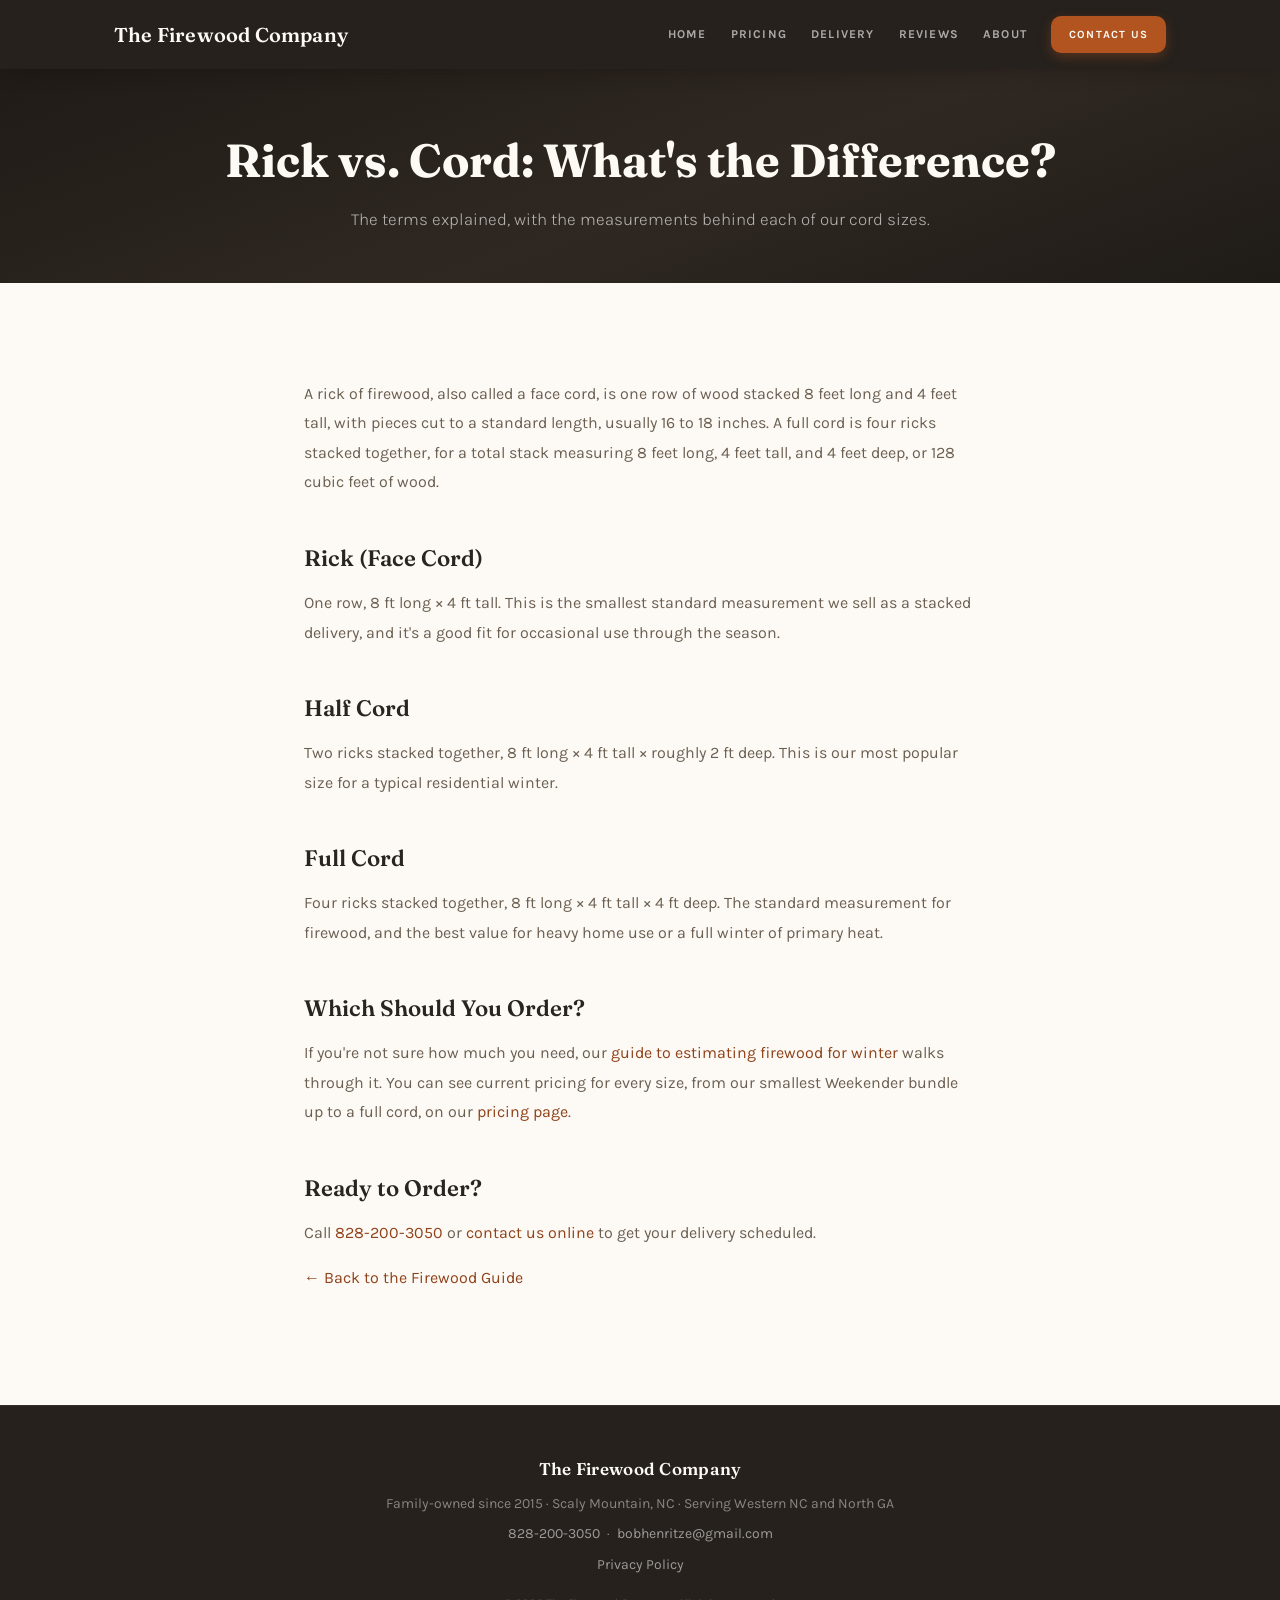
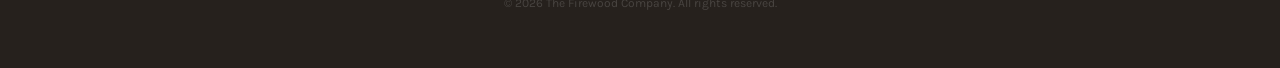
<file: rick-vs-cord.html>
<!DOCTYPE html>
<html lang="en">
<head>
  <meta charset="UTF-8" />
  <meta name="viewport" content="width=device-width, initial-scale=1.0" />
  <meta name="description" content="What's the difference between a rick and a cord of firewood? A clear explanation of the measurements behind face cords, half cords, and full cords." />
  <title>Rick vs. Cord: What's the Difference? | The Firewood Company</title>
  <link rel="canonical" href="https://firewoodcompany.us/rick-vs-cord.html" />

  <meta property="og:type" content="article" />
  <meta property="og:site_name" content="The Firewood Company" />
  <meta property="og:title" content="Rick vs. Cord: What's the Difference?" />
  <meta property="og:description" content="A clear explanation of the measurements behind face cords, half cords, and full cords." />
  <meta property="og:url" content="https://firewoodcompany.us/rick-vs-cord.html" />
  <meta property="og:image" content="https://firewoodcompany.us/uploads/full-cord-firewood.webp" />
  <meta property="og:locale" content="en_US" />
  <meta name="twitter:card" content="summary_large_image" />
  <meta name="twitter:title" content="Rick vs. Cord: What's the Difference?" />
  <meta name="twitter:description" content="A clear explanation of the measurements behind face cords, half cords, and full cords." />
  <meta name="twitter:image" content="https://firewoodcompany.us/uploads/full-cord-firewood.webp" />

  <link rel="preconnect" href="https://fonts.googleapis.com" />
  <link rel="preconnect" href="https://fonts.gstatic.com" crossorigin />
  <link rel="stylesheet" href="https://fonts.googleapis.com/css2?family=Fraunces:ital,wght@0,400;0,500;0,600;0,700;0,900;1,400;1,500&family=Karla:wght@300;400;500;600;700&display=swap" />
  <link rel="stylesheet" href="styles.css" />
</head>
<body>

  <a href="#main-content" class="skip-link">Skip to main content</a>

  <!-- HEADER -->
  <header>
    <div class="container header-inner">
      <div class="logo">
        <a href="index.html" class="logo-link">
          <span class="logo-text">The Firewood Company</span>
        </a>
      </div>
      <button class="hamburger" id="hamburger" aria-label="Open menu" aria-expanded="false">
        <span></span><span></span><span></span>
      </button>
      <nav id="main-nav">
        <a href="index.html">Home</a>
        <a href="index.html#pricing">Pricing</a>
        <a href="index.html#delivery">Delivery</a>
        <a href="index.html#testimonials">Reviews</a>
        <a href="index.html#story">About</a>
        <a href="index.html#contact" class="btn-nav">Contact Us</a>
      </nav>
    </div>
  </header>

  <script>
    const btn = document.getElementById('hamburger');
    const nav = document.getElementById('main-nav');
    btn.addEventListener('click', () => {
      const open = nav.classList.toggle('nav-open');
      btn.setAttribute('aria-expanded', open);
    });
    nav.querySelectorAll('a').forEach(a => a.addEventListener('click', () => {
      nav.classList.remove('nav-open');
      btn.setAttribute('aria-expanded', false);
    }));
  </script>

  <main id="main-content">

  <!-- PAGE HERO -->
  <section class="page-hero">
    <div class="container">
      <h1>Rick vs. Cord: What's the Difference?</h1>
      <p>The terms explained, with the measurements behind each of our cord sizes.</p>
    </div>
  </section>

  <!-- ARTICLE CONTENT -->
  <section class="section policy-section">
    <div class="container policy-content">

      <p>A rick of firewood, also called a face cord, is one row of wood stacked 8 feet long and 4 feet tall, with pieces cut to a standard length, usually 16 to 18 inches. A full cord is four ricks stacked together, for a total stack measuring 8 feet long, 4 feet tall, and 4 feet deep, or 128 cubic feet of wood.</p>

      <h2>Rick (Face Cord)</h2>
      <p>One row, 8 ft long &times; 4 ft tall. This is the smallest standard measurement we sell as a stacked delivery, and it's a good fit for occasional use through the season.</p>

      <h2>Half Cord</h2>
      <p>Two ricks stacked together, 8 ft long &times; 4 ft tall &times; roughly 2 ft deep. This is our most popular size for a typical residential winter.</p>

      <h2>Full Cord</h2>
      <p>Four ricks stacked together, 8 ft long &times; 4 ft tall &times; 4 ft deep. The standard measurement for firewood, and the best value for heavy home use or a full winter of primary heat.</p>

      <h2>Which Should You Order?</h2>
      <p>If you're not sure how much you need, our <a href="how-much-firewood-for-winter.html">guide to estimating firewood for winter</a> walks through it. You can see current pricing for every size, from our smallest Weekender bundle up to a full cord, on our <a href="index.html#pricing">pricing page</a>.</p>

      <h2>Ready to Order?</h2>
      <p>Call <a href="tel:8282003050">828-200-3050</a> or <a href="index.html#contact">contact us online</a> to get your delivery scheduled.</p>

      <p><a href="index.html#guide">&larr; Back to the Firewood Guide</a></p>

    </div>
  </section>

  </main>

  <!-- FOOTER -->
  <footer>
    <div class="container footer-inner">
      <p class="footer-logo">The Firewood Company</p>
      <p>Family-owned since 2015 · Scaly Mountain, NC · Serving Western NC and North GA</p>
      <p class="footer-links">
        <a href="tel:8282003050">828-200-3050</a> ·
        <a href="mailto:bobhenritze@gmail.com">bobhenritze@gmail.com</a>
      </p>
      <p class="footer-links">
        <a href="privacy-policy.html">Privacy Policy</a>
      </p>
      <p class="footer-copy">&copy; 2026 The Firewood Company. All rights reserved.</p>
    </div>
  </footer>

  <!-- Mobile Call Bar -->
  <a href="tel:8282003050" class="mobile-call-bar">
    <svg viewBox="0 0 24 24" fill="none" stroke="currentColor" stroke-width="1.75" stroke-linecap="round" stroke-linejoin="round" aria-hidden="true"><path d="M22 16.92v3a2 2 0 0 1-2.18 2 19.79 19.79 0 0 1-8.63-3.07 19.5 19.5 0 0 1-6-6 19.79 19.79 0 0 1-3.07-8.67A2 2 0 0 1 4.11 2h3a2 2 0 0 1 2 1.72c.127.96.361 1.903.7 2.81a2 2 0 0 1-.45 2.11L8.09 9.91a16 16 0 0 0 6 6l1.27-1.27a2 2 0 0 1 2.11-.45c.907.339 1.85.573 2.81.7A2 2 0 0 1 22 16.92z"></path></svg>
    Call Now
  </a>

  <!-- Phone Modal -->
  <div id="phone-modal" class="modal-overlay" role="dialog" aria-modal="true" aria-label="Contact options">
    <div class="modal">
      <p class="modal-number">828-200-3050</p>
      <p class="modal-sub">How would you like to reach us?</p>
      <div class="modal-actions">
        <a href="tel:8282003050" class="modal-btn modal-btn--call">Call</a>
        <a href="sms:8282003050" class="modal-btn modal-btn--text">Text</a>
      </div>
      <button class="modal-dismiss" id="modal-close">Dismiss</button>
    </div>
  </div>

  <script>
    (function() {
      const overlay = document.getElementById('phone-modal');
      const open  = () => overlay.classList.add('modal-open');
      const close = () => overlay.classList.remove('modal-open');
      document.querySelectorAll('a[href="tel:8282003050"]').forEach(el => {
        el.addEventListener('click', e => { e.preventDefault(); open(); });
      });
      document.getElementById('modal-close').addEventListener('click', close);
      overlay.addEventListener('click', e => { if (e.target === overlay) close(); });
      document.addEventListener('keydown', e => { if (e.key === 'Escape') close(); });
    })();
  </script>

</body>
</html>
</file>
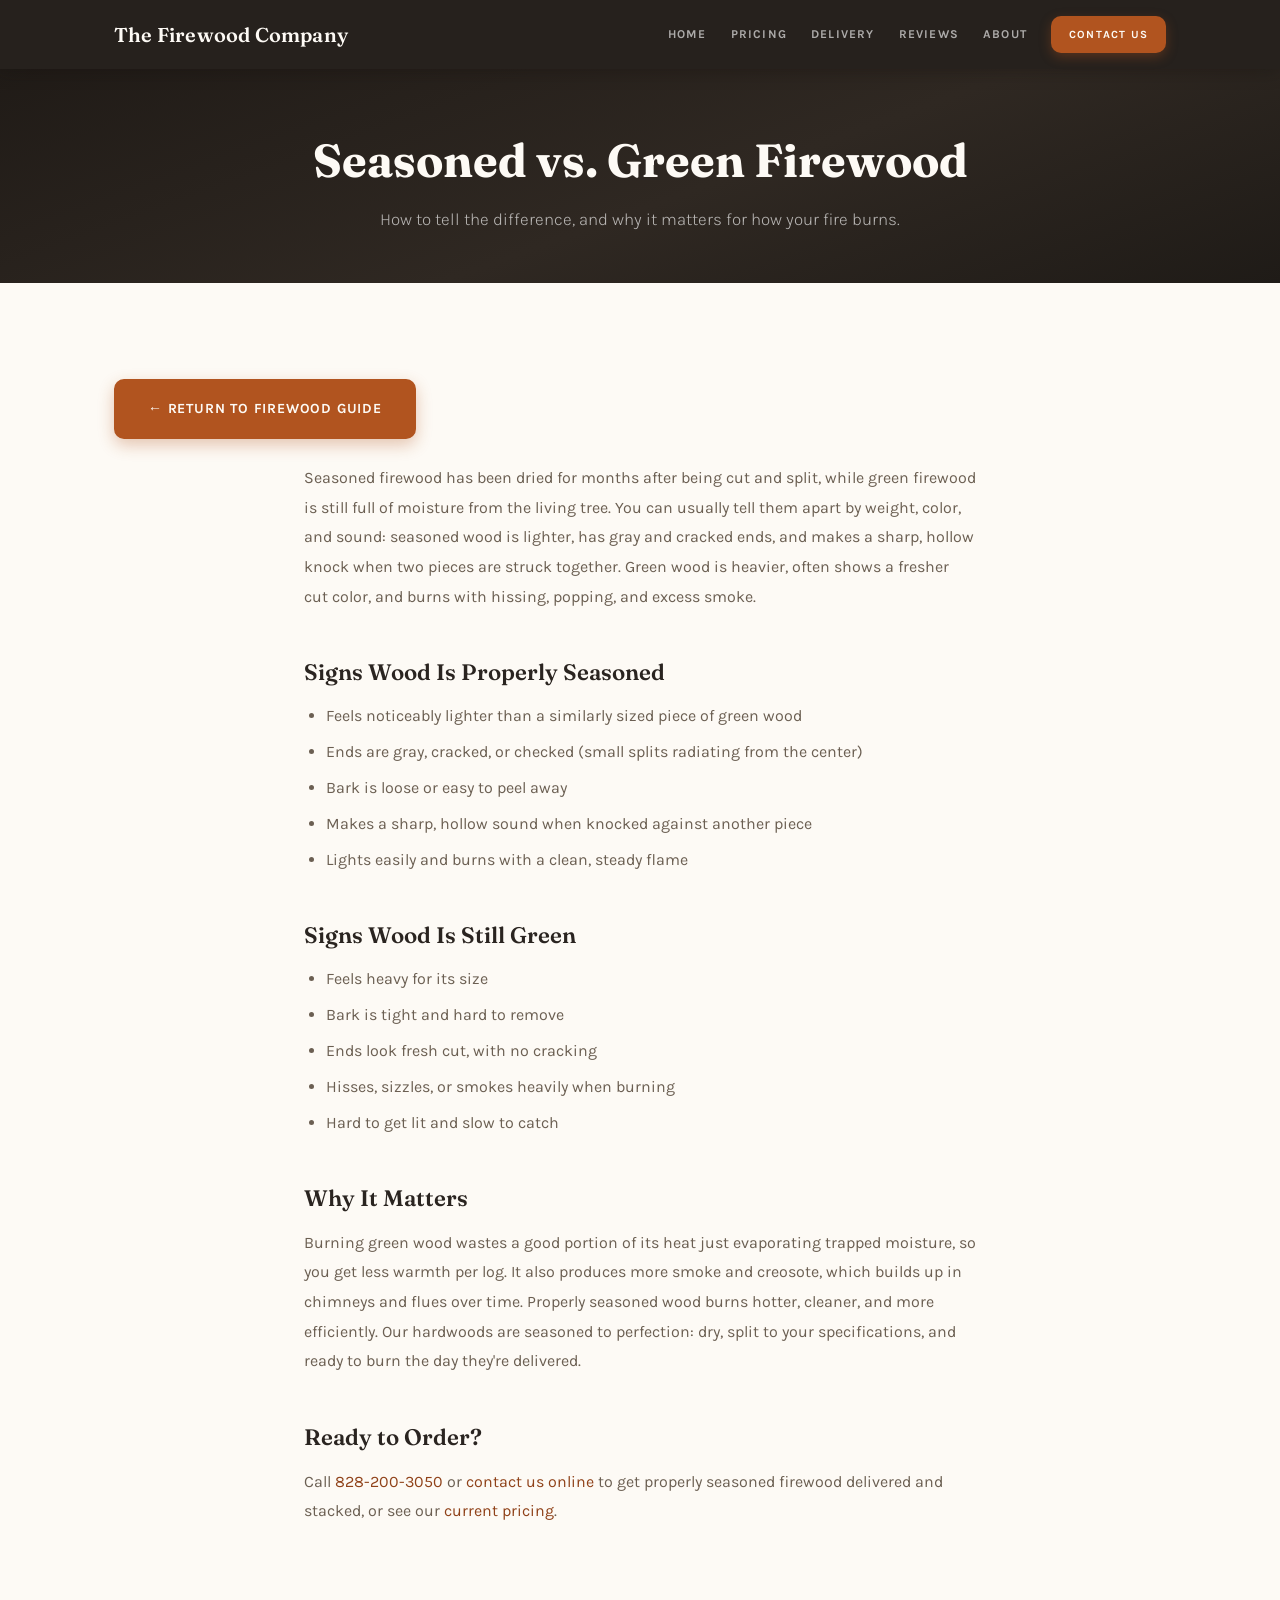
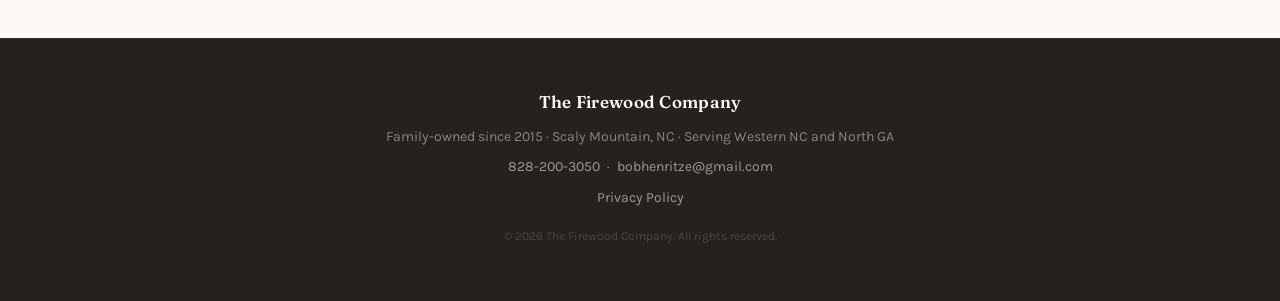
<file: seasoned-vs-green-firewood.html>
<!DOCTYPE html>
<html lang="en">
<head>
  <meta charset="UTF-8" />
  <meta name="viewport" content="width=device-width, initial-scale=1.0" />
  <meta name="description" content="How to tell seasoned firewood from green firewood before you buy, and why properly seasoned wood burns cleaner, hotter, and safer." />
  <title>Seasoned vs. Green Firewood: How to Tell | The Firewood Company</title>
  <link rel="canonical" href="https://firewoodcompany.us/seasoned-vs-green-firewood.html" />

  <meta property="og:type" content="article" />
  <meta property="og:site_name" content="The Firewood Company" />
  <meta property="og:title" content="Seasoned vs. Green Firewood: How to Tell the Difference" />
  <meta property="og:description" content="How to tell seasoned firewood from green firewood before you buy, and why it matters." />
  <meta property="og:url" content="https://firewoodcompany.us/seasoned-vs-green-firewood.html" />
  <meta property="og:image" content="https://firewoodcompany.us/uploads/half-cord-firewood.webp" />
  <meta property="og:locale" content="en_US" />
  <meta name="twitter:card" content="summary_large_image" />
  <meta name="twitter:title" content="Seasoned vs. Green Firewood: How to Tell the Difference" />
  <meta name="twitter:description" content="How to tell seasoned firewood from green firewood before you buy, and why it matters." />
  <meta name="twitter:image" content="https://firewoodcompany.us/uploads/half-cord-firewood.webp" />

  <link rel="preconnect" href="https://fonts.googleapis.com" />
  <link rel="preconnect" href="https://fonts.gstatic.com" crossorigin />
  <link rel="stylesheet" href="https://fonts.googleapis.com/css2?family=Fraunces:ital,wght@0,400;0,500;0,600;0,700;0,900;1,400;1,500&family=Karla:wght@300;400;500;600;700&display=swap" />
  <link rel="stylesheet" href="styles.css" />
</head>
<body>

  <a href="#main-content" class="skip-link">Skip to main content</a>

  <!-- HEADER -->
  <header>
    <div class="container header-inner">
      <div class="logo">
        <a href="index.html" class="logo-link">
          <span class="logo-text">The Firewood Company</span>
        </a>
      </div>
      <button class="hamburger" id="hamburger" aria-label="Open menu" aria-expanded="false">
        <span></span><span></span><span></span>
      </button>
      <nav id="main-nav">
        <a href="index.html">Home</a>
        <a href="index.html#pricing">Pricing</a>
        <a href="index.html#delivery">Delivery</a>
        <a href="reviews.html">Reviews</a>
        <a href="index.html#story">About</a>
        <a href="index.html#contact" class="btn-nav">Contact Us</a>
      </nav>
    </div>
  </header>

  <script>
    const btn = document.getElementById('hamburger');
    const nav = document.getElementById('main-nav');
    btn.addEventListener('click', () => {
      const open = nav.classList.toggle('nav-open');
      btn.setAttribute('aria-expanded', open);
    });
    nav.querySelectorAll('a').forEach(a => a.addEventListener('click', () => {
      nav.classList.remove('nav-open');
      btn.setAttribute('aria-expanded', false);
    }));
  </script>

  <main id="main-content">

  <!-- PAGE HERO -->
  <section class="page-hero">
    <div class="container">
      <h1>Seasoned vs. Green Firewood</h1>
      <p>How to tell the difference, and why it matters for how your fire burns.</p>
    </div>
  </section>

  <!-- ARTICLE CONTENT -->
  <section class="section policy-section">
    <div class="container guide-return-wrap">
      <a href="index.html#guide" class="btn btn-primary guide-return-btn">&larr; Return to Firewood Guide</a>
    </div>
    <div class="container policy-content">

      <p>Seasoned firewood has been dried for months after being cut and split, while green firewood is still full of moisture from the living tree. You can usually tell them apart by weight, color, and sound: seasoned wood is lighter, has gray and cracked ends, and makes a sharp, hollow knock when two pieces are struck together. Green wood is heavier, often shows a fresher cut color, and burns with hissing, popping, and excess smoke.</p>

      <h2>Signs Wood Is Properly Seasoned</h2>
      <ul>
        <li>Feels noticeably lighter than a similarly sized piece of green wood</li>
        <li>Ends are gray, cracked, or checked (small splits radiating from the center)</li>
        <li>Bark is loose or easy to peel away</li>
        <li>Makes a sharp, hollow sound when knocked against another piece</li>
        <li>Lights easily and burns with a clean, steady flame</li>
      </ul>

      <h2>Signs Wood Is Still Green</h2>
      <ul>
        <li>Feels heavy for its size</li>
        <li>Bark is tight and hard to remove</li>
        <li>Ends look fresh cut, with no cracking</li>
        <li>Hisses, sizzles, or smokes heavily when burning</li>
        <li>Hard to get lit and slow to catch</li>
      </ul>

      <h2>Why It Matters</h2>
      <p>Burning green wood wastes a good portion of its heat just evaporating trapped moisture, so you get less warmth per log. It also produces more smoke and creosote, which builds up in chimneys and flues over time. Properly seasoned wood burns hotter, cleaner, and more efficiently. Our hardwoods are seasoned to perfection: dry, split to your specifications, and ready to burn the day they're delivered.</p>

      <h2>Ready to Order?</h2>
      <p>Call <a href="tel:8282003050">828-200-3050</a> or <a href="index.html#contact">contact us online</a> to get properly seasoned firewood delivered and stacked, or see our <a href="index.html#pricing">current pricing</a>.</p>

    </div>
  </section>

  </main>

  <!-- FOOTER -->
  <footer>
    <div class="container footer-inner">
      <p class="footer-logo">The Firewood Company</p>
      <p>Family-owned since 2015 · Scaly Mountain, NC · Serving Western NC and North GA</p>
      <p class="footer-links">
        <a href="tel:8282003050">828-200-3050</a> ·
        <a href="mailto:bobhenritze@gmail.com">bobhenritze@gmail.com</a>
      </p>
      <p class="footer-links">
        <a href="privacy-policy.html">Privacy Policy</a>
      </p>
      <p class="footer-copy">&copy; 2026 The Firewood Company. All rights reserved.</p>
    </div>
  </footer>

  <!-- Mobile Call Bar -->
  <a href="tel:8282003050" class="mobile-call-bar">
    <svg viewBox="0 0 24 24" fill="none" stroke="currentColor" stroke-width="1.75" stroke-linecap="round" stroke-linejoin="round" aria-hidden="true"><path d="M22 16.92v3a2 2 0 0 1-2.18 2 19.79 19.79 0 0 1-8.63-3.07 19.5 19.5 0 0 1-6-6 19.79 19.79 0 0 1-3.07-8.67A2 2 0 0 1 4.11 2h3a2 2 0 0 1 2 1.72c.127.96.361 1.903.7 2.81a2 2 0 0 1-.45 2.11L8.09 9.91a16 16 0 0 0 6 6l1.27-1.27a2 2 0 0 1 2.11-.45c.907.339 1.85.573 2.81.7A2 2 0 0 1 22 16.92z"></path></svg>
    Call Now
  </a>

  <!-- Phone Modal -->
  <div id="phone-modal" class="modal-overlay" role="dialog" aria-modal="true" aria-label="Contact options">
    <div class="modal">
      <p class="modal-number">828-200-3050</p>
      <p class="modal-sub">How would you like to reach us?</p>
      <div class="modal-actions">
        <a href="tel:8282003050" class="modal-btn modal-btn--call">Call</a>
        <a href="sms:8282003050" class="modal-btn modal-btn--text">Text</a>
      </div>
      <button class="modal-dismiss" id="modal-close">Dismiss</button>
    </div>
  </div>

  <script>
    (function() {
      const overlay = document.getElementById('phone-modal');
      const open  = () => overlay.classList.add('modal-open');
      const close = () => overlay.classList.remove('modal-open');
      document.querySelectorAll('a[href="tel:8282003050"]').forEach(el => {
        el.addEventListener('click', e => { e.preventDefault(); open(); });
      });
      document.getElementById('modal-close').addEventListener('click', close);
      overlay.addEventListener('click', e => { if (e.target === overlay) close(); });
      document.addEventListener('keydown', e => { if (e.key === 'Escape') close(); });
    })();
  </script>

</body>
</html>
</file>
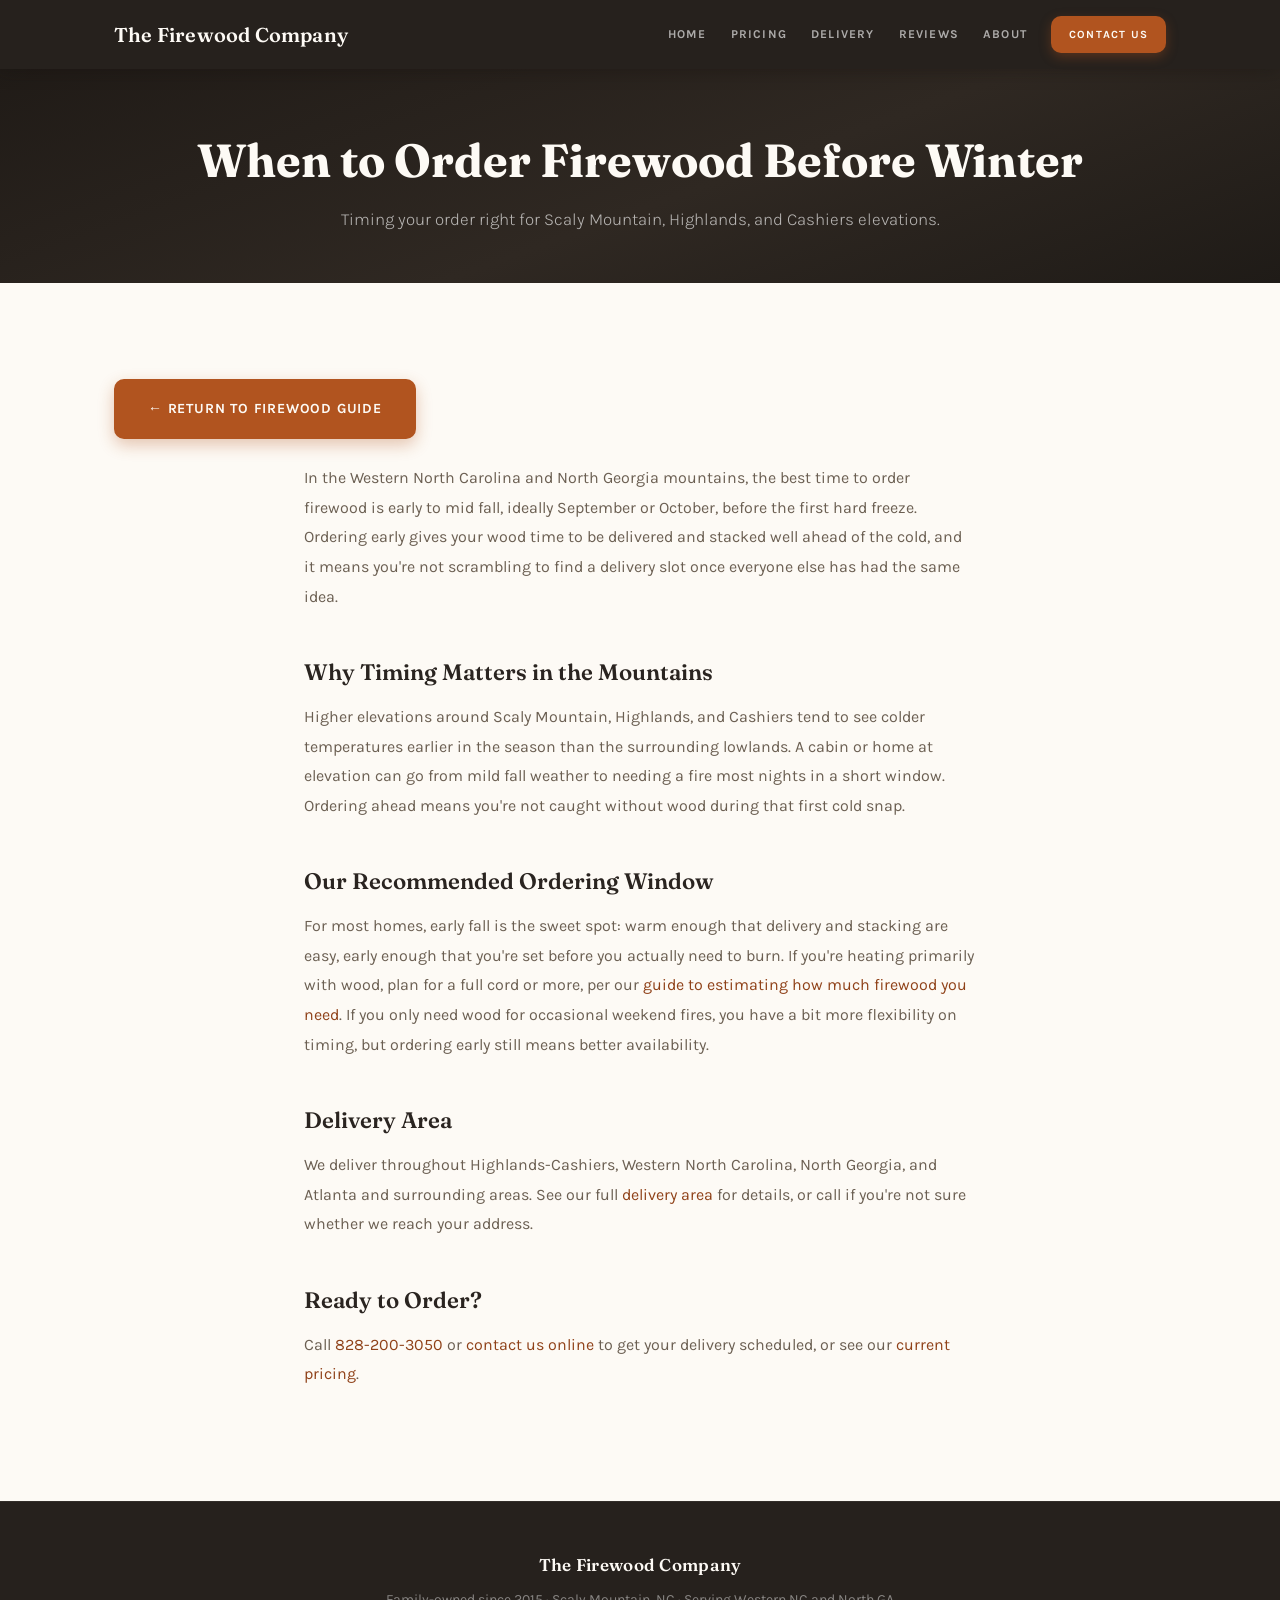
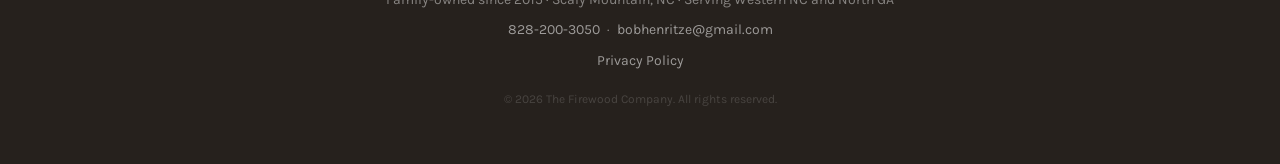
<file: when-to-order-firewood-nc-mountains.html>
<!DOCTYPE html>
<html lang="en">
<head>
  <meta charset="UTF-8" />
  <meta name="viewport" content="width=device-width, initial-scale=1.0" />
  <meta name="description" content="When should you order firewood before winter in the NC mountains? Timing tips for Scaly Mountain, Highlands, and Cashiers elevations." />
  <title>When to Order Firewood Before Winter | The Firewood Company</title>
  <link rel="canonical" href="https://firewoodcompany.us/when-to-order-firewood-nc-mountains.html" />

  <meta property="og:type" content="article" />
  <meta property="og:site_name" content="The Firewood Company" />
  <meta property="og:title" content="When to Order Firewood Before Winter in the NC Mountains" />
  <meta property="og:description" content="Timing tips for Scaly Mountain, Highlands, and Cashiers elevations." />
  <meta property="og:url" content="https://firewoodcompany.us/when-to-order-firewood-nc-mountains.html" />
  <meta property="og:image" content="https://firewoodcompany.us/uploads/firewood-company-family.webp" />
  <meta property="og:locale" content="en_US" />
  <meta name="twitter:card" content="summary_large_image" />
  <meta name="twitter:title" content="When to Order Firewood Before Winter in the NC Mountains" />
  <meta name="twitter:description" content="Timing tips for Scaly Mountain, Highlands, and Cashiers elevations." />
  <meta name="twitter:image" content="https://firewoodcompany.us/uploads/firewood-company-family.webp" />

  <link rel="preconnect" href="https://fonts.googleapis.com" />
  <link rel="preconnect" href="https://fonts.gstatic.com" crossorigin />
  <link rel="stylesheet" href="https://fonts.googleapis.com/css2?family=Fraunces:ital,wght@0,400;0,500;0,600;0,700;0,900;1,400;1,500&family=Karla:wght@300;400;500;600;700&display=swap" />
  <link rel="stylesheet" href="styles.css" />
</head>
<body>

  <a href="#main-content" class="skip-link">Skip to main content</a>

  <!-- HEADER -->
  <header>
    <div class="container header-inner">
      <div class="logo">
        <a href="index.html" class="logo-link">
          <span class="logo-text">The Firewood Company</span>
        </a>
      </div>
      <button class="hamburger" id="hamburger" aria-label="Open menu" aria-expanded="false">
        <span></span><span></span><span></span>
      </button>
      <nav id="main-nav">
        <a href="index.html">Home</a>
        <a href="index.html#pricing">Pricing</a>
        <a href="index.html#delivery">Delivery</a>
        <a href="reviews.html">Reviews</a>
        <a href="index.html#story">About</a>
        <a href="index.html#contact" class="btn-nav">Contact Us</a>
      </nav>
    </div>
  </header>

  <script>
    const btn = document.getElementById('hamburger');
    const nav = document.getElementById('main-nav');
    btn.addEventListener('click', () => {
      const open = nav.classList.toggle('nav-open');
      btn.setAttribute('aria-expanded', open);
    });
    nav.querySelectorAll('a').forEach(a => a.addEventListener('click', () => {
      nav.classList.remove('nav-open');
      btn.setAttribute('aria-expanded', false);
    }));
  </script>

  <main id="main-content">

  <!-- PAGE HERO -->
  <section class="page-hero">
    <div class="container">
      <h1>When to Order Firewood Before Winter</h1>
      <p>Timing your order right for Scaly Mountain, Highlands, and Cashiers elevations.</p>
    </div>
  </section>

  <!-- ARTICLE CONTENT -->
  <section class="section policy-section">
    <div class="container guide-return-wrap">
      <a href="index.html#guide" class="btn btn-primary guide-return-btn">&larr; Return to Firewood Guide</a>
    </div>
    <div class="container policy-content">

      <p>In the Western North Carolina and North Georgia mountains, the best time to order firewood is early to mid fall, ideally September or October, before the first hard freeze. Ordering early gives your wood time to be delivered and stacked well ahead of the cold, and it means you're not scrambling to find a delivery slot once everyone else has had the same idea.</p>

      <h2>Why Timing Matters in the Mountains</h2>
      <p>Higher elevations around Scaly Mountain, Highlands, and Cashiers tend to see colder temperatures earlier in the season than the surrounding lowlands. A cabin or home at elevation can go from mild fall weather to needing a fire most nights in a short window. Ordering ahead means you're not caught without wood during that first cold snap.</p>

      <h2>Our Recommended Ordering Window</h2>
      <p>For most homes, early fall is the sweet spot: warm enough that delivery and stacking are easy, early enough that you're set before you actually need to burn. If you're heating primarily with wood, plan for a full cord or more, per our <a href="how-much-firewood-for-winter.html">guide to estimating how much firewood you need</a>. If you only need wood for occasional weekend fires, you have a bit more flexibility on timing, but ordering early still means better availability.</p>

      <h2>Delivery Area</h2>
      <p>We deliver throughout Highlands-Cashiers, Western North Carolina, North Georgia, and Atlanta and surrounding areas. See our full <a href="index.html#delivery">delivery area</a> for details, or call if you're not sure whether we reach your address.</p>

      <h2>Ready to Order?</h2>
      <p>Call <a href="tel:8282003050">828-200-3050</a> or <a href="index.html#contact">contact us online</a> to get your delivery scheduled, or see our <a href="index.html#pricing">current pricing</a>.</p>

    </div>
  </section>

  </main>

  <!-- FOOTER -->
  <footer>
    <div class="container footer-inner">
      <p class="footer-logo">The Firewood Company</p>
      <p>Family-owned since 2015 · Scaly Mountain, NC · Serving Western NC and North GA</p>
      <p class="footer-links">
        <a href="tel:8282003050">828-200-3050</a> ·
        <a href="mailto:bobhenritze@gmail.com">bobhenritze@gmail.com</a>
      </p>
      <p class="footer-links">
        <a href="privacy-policy.html">Privacy Policy</a>
      </p>
      <p class="footer-copy">&copy; 2026 The Firewood Company. All rights reserved.</p>
    </div>
  </footer>

  <!-- Mobile Call Bar -->
  <a href="tel:8282003050" class="mobile-call-bar">
    <svg viewBox="0 0 24 24" fill="none" stroke="currentColor" stroke-width="1.75" stroke-linecap="round" stroke-linejoin="round" aria-hidden="true"><path d="M22 16.92v3a2 2 0 0 1-2.18 2 19.79 19.79 0 0 1-8.63-3.07 19.5 19.5 0 0 1-6-6 19.79 19.79 0 0 1-3.07-8.67A2 2 0 0 1 4.11 2h3a2 2 0 0 1 2 1.72c.127.96.361 1.903.7 2.81a2 2 0 0 1-.45 2.11L8.09 9.91a16 16 0 0 0 6 6l1.27-1.27a2 2 0 0 1 2.11-.45c.907.339 1.85.573 2.81.7A2 2 0 0 1 22 16.92z"></path></svg>
    Call Now
  </a>

  <!-- Phone Modal -->
  <div id="phone-modal" class="modal-overlay" role="dialog" aria-modal="true" aria-label="Contact options">
    <div class="modal">
      <p class="modal-number">828-200-3050</p>
      <p class="modal-sub">How would you like to reach us?</p>
      <div class="modal-actions">
        <a href="tel:8282003050" class="modal-btn modal-btn--call">Call</a>
        <a href="sms:8282003050" class="modal-btn modal-btn--text">Text</a>
      </div>
      <button class="modal-dismiss" id="modal-close">Dismiss</button>
    </div>
  </div>

  <script>
    (function() {
      const overlay = document.getElementById('phone-modal');
      const open  = () => overlay.classList.add('modal-open');
      const close = () => overlay.classList.remove('modal-open');
      document.querySelectorAll('a[href="tel:8282003050"]').forEach(el => {
        el.addEventListener('click', e => { e.preventDefault(); open(); });
      });
      document.getElementById('modal-close').addEventListener('click', close);
      overlay.addEventListener('click', e => { if (e.target === overlay) close(); });
      document.addEventListener('keydown', e => { if (e.key === 'Escape') close(); });
    })();
  </script>

</body>
</html>
</file>
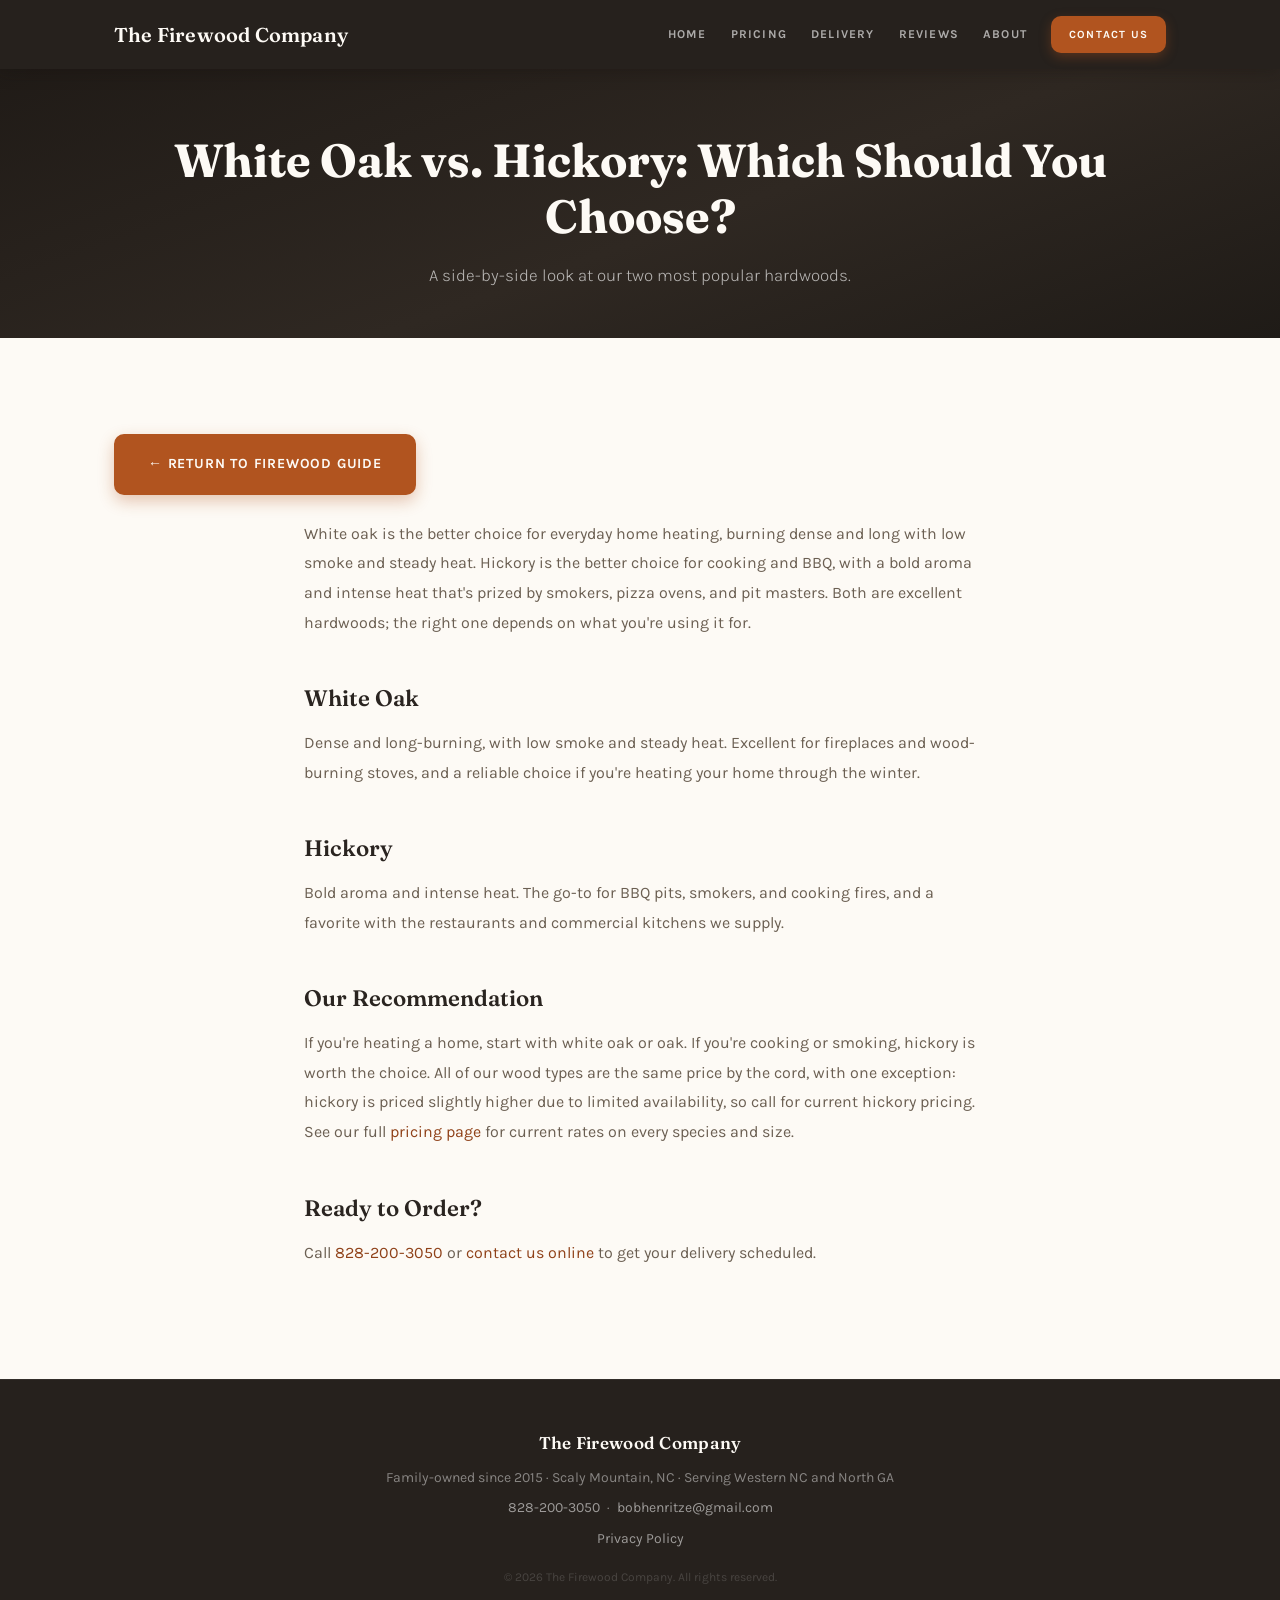
<file: white-oak-vs-hickory.html>
<!DOCTYPE html>
<html lang="en">
<head>
  <meta charset="UTF-8" />
  <meta name="viewport" content="width=device-width, initial-scale=1.0" />
  <meta name="description" content="White oak vs. hickory: which firewood should you choose? A side-by-side comparison for heating, cooking, and everyday use." />
  <title>White Oak vs. Hickory: Which Should You Choose? | The Firewood Company</title>
  <link rel="canonical" href="https://firewoodcompany.us/white-oak-vs-hickory.html" />

  <meta property="og:type" content="article" />
  <meta property="og:site_name" content="The Firewood Company" />
  <meta property="og:title" content="White Oak vs. Hickory: Which Should You Choose?" />
  <meta property="og:description" content="A side-by-side comparison for heating, cooking, and everyday use." />
  <meta property="og:url" content="https://firewoodcompany.us/white-oak-vs-hickory.html" />
  <meta property="og:image" content="https://firewoodcompany.us/uploads/quarter-cord-firewood.webp" />
  <meta property="og:locale" content="en_US" />
  <meta name="twitter:card" content="summary_large_image" />
  <meta name="twitter:title" content="White Oak vs. Hickory: Which Should You Choose?" />
  <meta name="twitter:description" content="A side-by-side comparison for heating, cooking, and everyday use." />
  <meta name="twitter:image" content="https://firewoodcompany.us/uploads/quarter-cord-firewood.webp" />

  <link rel="preconnect" href="https://fonts.googleapis.com" />
  <link rel="preconnect" href="https://fonts.gstatic.com" crossorigin />
  <link rel="stylesheet" href="https://fonts.googleapis.com/css2?family=Fraunces:ital,wght@0,400;0,500;0,600;0,700;0,900;1,400;1,500&family=Karla:wght@300;400;500;600;700&display=swap" />
  <link rel="stylesheet" href="styles.css" />
</head>
<body>

  <a href="#main-content" class="skip-link">Skip to main content</a>

  <!-- HEADER -->
  <header>
    <div class="container header-inner">
      <div class="logo">
        <a href="index.html" class="logo-link">
          <span class="logo-text">The Firewood Company</span>
        </a>
      </div>
      <button class="hamburger" id="hamburger" aria-label="Open menu" aria-expanded="false">
        <span></span><span></span><span></span>
      </button>
      <nav id="main-nav">
        <a href="index.html">Home</a>
        <a href="index.html#pricing">Pricing</a>
        <a href="index.html#delivery">Delivery</a>
        <a href="reviews.html">Reviews</a>
        <a href="index.html#story">About</a>
        <a href="index.html#contact" class="btn-nav">Contact Us</a>
      </nav>
    </div>
  </header>

  <script>
    const btn = document.getElementById('hamburger');
    const nav = document.getElementById('main-nav');
    btn.addEventListener('click', () => {
      const open = nav.classList.toggle('nav-open');
      btn.setAttribute('aria-expanded', open);
    });
    nav.querySelectorAll('a').forEach(a => a.addEventListener('click', () => {
      nav.classList.remove('nav-open');
      btn.setAttribute('aria-expanded', false);
    }));
  </script>

  <main id="main-content">

  <!-- PAGE HERO -->
  <section class="page-hero">
    <div class="container">
      <h1>White Oak vs. Hickory: Which Should You Choose?</h1>
      <p>A side-by-side look at our two most popular hardwoods.</p>
    </div>
  </section>

  <!-- ARTICLE CONTENT -->
  <section class="section policy-section">
    <div class="container guide-return-wrap">
      <a href="index.html#guide" class="btn btn-primary guide-return-btn">&larr; Return to Firewood Guide</a>
    </div>
    <div class="container policy-content">

      <p>White oak is the better choice for everyday home heating, burning dense and long with low smoke and steady heat. Hickory is the better choice for cooking and BBQ, with a bold aroma and intense heat that's prized by smokers, pizza ovens, and pit masters. Both are excellent hardwoods; the right one depends on what you're using it for.</p>

      <h2>White Oak</h2>
      <p>Dense and long-burning, with low smoke and steady heat. Excellent for fireplaces and wood-burning stoves, and a reliable choice if you're heating your home through the winter.</p>

      <h2>Hickory</h2>
      <p>Bold aroma and intense heat. The go-to for BBQ pits, smokers, and cooking fires, and a favorite with the restaurants and commercial kitchens we supply.</p>

      <h2>Our Recommendation</h2>
      <p>If you're heating a home, start with white oak or oak. If you're cooking or smoking, hickory is worth the choice. All of our wood types are the same price by the cord, with one exception: hickory is priced slightly higher due to limited availability, so call for current hickory pricing. See our full <a href="index.html#pricing">pricing page</a> for current rates on every species and size.</p>

      <h2>Ready to Order?</h2>
      <p>Call <a href="tel:8282003050">828-200-3050</a> or <a href="index.html#contact">contact us online</a> to get your delivery scheduled.</p>

    </div>
  </section>

  </main>

  <!-- FOOTER -->
  <footer>
    <div class="container footer-inner">
      <p class="footer-logo">The Firewood Company</p>
      <p>Family-owned since 2015 · Scaly Mountain, NC · Serving Western NC and North GA</p>
      <p class="footer-links">
        <a href="tel:8282003050">828-200-3050</a> ·
        <a href="mailto:bobhenritze@gmail.com">bobhenritze@gmail.com</a>
      </p>
      <p class="footer-links">
        <a href="privacy-policy.html">Privacy Policy</a>
      </p>
      <p class="footer-copy">&copy; 2026 The Firewood Company. All rights reserved.</p>
    </div>
  </footer>

  <!-- Mobile Call Bar -->
  <a href="tel:8282003050" class="mobile-call-bar">
    <svg viewBox="0 0 24 24" fill="none" stroke="currentColor" stroke-width="1.75" stroke-linecap="round" stroke-linejoin="round" aria-hidden="true"><path d="M22 16.92v3a2 2 0 0 1-2.18 2 19.79 19.79 0 0 1-8.63-3.07 19.5 19.5 0 0 1-6-6 19.79 19.79 0 0 1-3.07-8.67A2 2 0 0 1 4.11 2h3a2 2 0 0 1 2 1.72c.127.96.361 1.903.7 2.81a2 2 0 0 1-.45 2.11L8.09 9.91a16 16 0 0 0 6 6l1.27-1.27a2 2 0 0 1 2.11-.45c.907.339 1.85.573 2.81.7A2 2 0 0 1 22 16.92z"></path></svg>
    Call Now
  </a>

  <!-- Phone Modal -->
  <div id="phone-modal" class="modal-overlay" role="dialog" aria-modal="true" aria-label="Contact options">
    <div class="modal">
      <p class="modal-number">828-200-3050</p>
      <p class="modal-sub">How would you like to reach us?</p>
      <div class="modal-actions">
        <a href="tel:8282003050" class="modal-btn modal-btn--call">Call</a>
        <a href="sms:8282003050" class="modal-btn modal-btn--text">Text</a>
      </div>
      <button class="modal-dismiss" id="modal-close">Dismiss</button>
    </div>
  </div>

  <script>
    (function() {
      const overlay = document.getElementById('phone-modal');
      const open  = () => overlay.classList.add('modal-open');
      const close = () => overlay.classList.remove('modal-open');
      document.querySelectorAll('a[href="tel:8282003050"]').forEach(el => {
        el.addEventListener('click', e => { e.preventDefault(); open(); });
      });
      document.getElementById('modal-close').addEventListener('click', close);
      overlay.addEventListener('click', e => { if (e.target === overlay) close(); });
      document.addEventListener('keydown', e => { if (e.key === 'Escape') close(); });
    })();
  </script>

</body>
</html>
</file>
<file: styles.css>
/* ===========================
   THE FIREWOOD COMPANY
   styles.css
=========================== */

/* --- Reset & Base --- */
*, *::before, *::after { box-sizing: border-box; margin: 0; padding: 0; }

:root {
  /* Woodsmoke + ember palette */
  --brand:       #b1541f;  /* burnt-orange ember — primary accent */
  --brand-dark:  #8f4118;  /* deep ember — hover/active */
  --brand-light: #e2a874;  /* soft amber — accents on dark backgrounds */
  --forest:      #3f5a3a;  /* deep forest green — secondary accent */
  --forest-dark: #2c4128;
  --dark:        #26211d;  /* woodsmoke charcoal — dark sections */
  --dark-2:      #2f2822;  /* slightly lighter charcoal */
  --stone:       #8c7a5e;  /* warm neutral tan */
  --light:       #efe6d4;  /* warm cream — alt section background */
  --light-2:     #e6d9bd;  /* deeper tan — .bg-light sections */
  --text:        #2a2420;  /* warm charcoal ink — body text */
  --text-muted:  #6b5f52;  /* warm muted brown — secondary text */
  --white:       #fdfaf5;  /* warm paper — page background / cards */
  --border:      #ddd0ba;  /* warm border tone */

  --radius:      10px;
  --radius-lg:   18px;
  --shadow:      0 4px 20px rgba(38,33,29,0.10);
  --shadow-lg:   0 14px 38px rgba(38,33,29,0.18);

  --container-max: 1100px;
  --section-py:    96px;
  --section-py-sm: 64px;

  /* Spacing scale: 4 / 8 / 16 / 24 / 32 / 48 / 64 / 96 */
  --space-1: 4px;
  --space-2: 8px;
  --space-3: 16px;
  --space-4: 24px;
  --space-5: 32px;
  --space-6: 48px;
  --space-7: 64px;
  --space-8: 96px;
}

html { scroll-behavior: smooth; }

body {
  font-family: 'Karla', Arial, sans-serif;
  color: var(--text);
  background: var(--white);
  line-height: 1.75;
  font-size: 17px;
  font-weight: 400;
}

h1, h2, h3, h4 {
  font-family: 'Fraunces', Georgia, serif;
  font-weight: 600;
  line-height: 1.2;
}

a { color: var(--brand-dark); text-decoration: none; }
a:hover { text-decoration: underline; }
ul { list-style: none; }

a:focus-visible,
button:focus-visible,
summary:focus-visible {
  outline: 2px solid var(--brand);
  outline-offset: 3px;
}

.skip-link {
  position: absolute;
  top: -100px;
  left: var(--space-3);
  z-index: 1000;
  background: var(--brand);
  color: var(--white);
  padding: 12px 20px;
  border-radius: var(--radius);
  font-family: 'Karla', Arial, sans-serif;
  font-size: 14px;
  font-weight: 700;
  transition: top 0.15s ease;
}
.skip-link:focus {
  top: var(--space-3);
  text-decoration: none;
}

.mobile-call-bar { display: none; }

a[href="tel:8282003050"] { white-space: nowrap; }
.nowrap { white-space: nowrap; }

/* --- Container --- */
.container {
  max-width: var(--container-max);
  margin: 0 auto;
  padding: 0 var(--space-4);
}

/* --- Buttons --- */
.btn {
  display: inline-block;
  padding: var(--space-3) var(--space-5);
  border-radius: var(--radius);
  font-size: 14px;
  font-weight: 700;
  cursor: pointer;
  transition: transform 0.18s ease, box-shadow 0.18s ease, background 0.18s ease, border-color 0.18s ease;
  font-family: 'Karla', Arial, sans-serif;
  letter-spacing: 0.8px;
  text-transform: uppercase;
}
.btn-primary {
  background: var(--brand);
  color: var(--white);
  border: 2px solid var(--brand);
  box-shadow: 0 6px 16px rgba(177,84,31,0.32);
}
.btn-primary:hover {
  background: var(--brand-dark);
  border-color: var(--brand-dark);
  transform: translateY(-2px);
  box-shadow: 0 10px 22px rgba(177,84,31,0.38);
  text-decoration: none;
}
.btn-primary:active {
  transform: translateY(0);
  box-shadow: 0 4px 12px rgba(177,84,31,0.32);
}
.btn-secondary {
  background: rgba(255,255,255,0.06);
  color: var(--white);
  border: 2px solid rgba(255,255,255,0.4);
}
.btn-secondary:hover {
  background: rgba(255,255,255,0.12);
  border-color: rgba(255,255,255,0.6);
  transform: translateY(-2px);
  text-decoration: none;
}
.btn-secondary:active { transform: translateY(0); }

/* --- Header --- */
header {
  position: sticky;
  top: 0;
  z-index: 100;
  background: var(--dark);
  padding: var(--space-3) 0;
  box-shadow: 0 2px 16px rgba(20,16,13,0.35);
}
.header-inner {
  display: flex;
  align-items: center;
  justify-content: space-between;
  gap: var(--space-3);
  flex-wrap: wrap;
}
.logo { display: flex; align-items: center; }
.logo-link {
  display: flex;
  align-items: center;
  text-decoration: none;
}
.logo-text {
  font-family: 'Fraunces', Georgia, serif;
  font-size: 20px;
  font-weight: 600;
  color: var(--white);
  letter-spacing: 0.2px;
}

/* --- Hamburger --- */
.hamburger {
  display: none;
  flex-direction: column;
  justify-content: space-between;
  width: 26px;
  height: 18px;
  background: none;
  border: none;
  cursor: pointer;
  padding: 0;
  margin-left: auto;
}
.hamburger span {
  display: block;
  height: 2px;
  width: 100%;
  background: var(--white);
  border-radius: 2px;
  transition: all 0.25s ease;
}
.hamburger[aria-expanded="true"] span:nth-child(1) { transform: translateY(8px) rotate(45deg); }
.hamburger[aria-expanded="true"] span:nth-child(2) { opacity: 0; }
.hamburger[aria-expanded="true"] span:nth-child(3) { transform: translateY(-8px) rotate(-45deg); }

/* --- Nav --- */
nav {
  display: flex;
  align-items: center;
  gap: var(--space-4);
  flex-wrap: wrap;
}
nav a {
  color: rgba(255,255,255,0.62);
  font-size: 12px;
  letter-spacing: 1.2px;
  text-transform: uppercase;
  font-family: 'Karla', Arial, sans-serif;
  font-weight: 700;
  transition: color 0.2s;
}
nav a:hover { color: var(--white); text-decoration: none; }
.nav-active { color: var(--brand-light) !important; }
.btn-nav {
  background: var(--brand);
  color: var(--white) !important;
  padding: 9px 18px;
  border-radius: var(--radius);
  font-size: 11px;
  font-weight: 700;
  letter-spacing: 1.2px;
  text-transform: uppercase;
  box-shadow: 0 4px 12px rgba(177,84,31,0.35);
  transition: background 0.18s ease, transform 0.18s ease;
}
.btn-nav:hover { background: var(--brand-dark); transform: translateY(-1px); }

/* --- Hero --- */
.hero {
  background: linear-gradient(rgba(38,33,29,0.6), rgba(38,33,29,0.6)), url('uploads/pile-blue-sky.jpg');
  background-color: var(--dark);
  background-size: cover;
  background-position: center;
  color: var(--white);
  padding: var(--space-8) 0;
  text-align: center;
  min-height: 100vh;
  display: flex;
  align-items: center;
  justify-content: center;
}
.hero-eyebrow {
  font-family: 'Fraunces', Georgia, serif;
  font-style: italic;
  font-size: 17px;
  color: var(--brand-light);
  font-weight: 500;
  margin-bottom: var(--space-3);
  letter-spacing: 0.3px;
}
.hero h1 {
  font-size: clamp(2.35rem, 5.5vw, 3.75rem);
  line-height: 1.14;
  margin-bottom: var(--space-4);
  font-weight: 700;
  color: var(--white);
}
.hero-contact {
  display: flex;
  gap: var(--space-5);
  justify-content: center;
  flex-wrap: wrap;
  margin-bottom: var(--space-5);
}
.hero-contact-item {
  display: inline-flex;
  align-items: center;
  gap: 7px;
  color: rgba(255,255,255,0.85);
  font-size: 13px;
  font-family: 'Karla', Arial, sans-serif;
  letter-spacing: 0.2px;
  background: rgba(20,16,13,0.45);
  border: 1px solid rgba(255,255,255,0.1);
  padding: 8px 14px;
  border-radius: 999px;
  backdrop-filter: blur(2px);
  transition: color 0.18s ease, background 0.18s ease;
}
.hero-contact-item svg {
  width: 15px;
  height: 15px;
  flex-shrink: 0;
  color: var(--brand-light);
}
.hero-contact-item:hover {
  color: var(--white);
  background: rgba(20,16,13,0.6);
  text-decoration: none;
}
.hero-sub {
  font-size: 18px;
  color: rgba(255,255,255,0.66);
  max-width: 600px;
  margin: 0 auto var(--space-6);
  font-weight: 300;
  line-height: 1.85;
}
.hero-cta {
  display: flex;
  gap: var(--space-3);
  justify-content: center;
  flex-wrap: wrap;
}
.hero-review-cta {
  margin-top: var(--space-3);
  text-align: center;
}

/* --- Section Base --- */
.section { padding: var(--section-py) 0; }
.section-title {
  font-size: clamp(1.7rem, 3.6vw, 2.3rem);
  font-weight: 600;
  text-align: center;
  margin-bottom: var(--space-2);
  font-family: 'Fraunces', Georgia, serif;
}
.section-title.light { color: var(--white); }
.section-sub {
  text-align: center;
  color: var(--text-muted);
  font-size: 16px;
  margin-bottom: var(--space-6);
  font-weight: 300;
}
.section-sub.light { color: rgba(255,255,255,0.6); }

/* --- Grids --- */
.grid { display: grid; gap: var(--space-4); }
.grid-3 { grid-template-columns: repeat(auto-fit, minmax(260px, 1fr)); }

/* --- Editorial Item Lists (Why Choose Us, Our Firewood, species) --- */
.edit-list {
  display: grid;
  grid-template-columns: 1fr 1fr;
  column-gap: var(--space-7);
  border-bottom: 1px solid var(--border);
}
.edit-item {
  display: flex;
  align-items: flex-start;
  gap: var(--space-4);
  padding: var(--space-5) 0;
  border-top: 1px solid var(--border);
}
.edit-num {
  flex: 0 0 auto;
  min-width: 56px;
  font-family: 'Fraunces', Georgia, serif;
  font-size: 2.5rem;
  font-weight: 400;
  line-height: 1;
  color: rgba(177,84,31,0.3);
}
.edit-item-body h3 {
  font-size: 1.2rem;
  font-weight: 600;
  margin-bottom: var(--space-2);
  color: var(--text);
}
.edit-item-body p { color: var(--text-muted); font-size: 15px; line-height: 1.75; }

.edit-list--forest .edit-num { color: rgba(63,90,58,0.32); }
.edit-list--forest .edit-item-body h3 { color: var(--forest); }

/* --- Customers --- */
.customers { background: var(--light); }

/* --- Firewood Guide --- */
.guide-grid {
  display: grid;
  grid-template-columns: repeat(auto-fit, minmax(260px, 1fr));
  gap: var(--space-4);
}
.guide-card {
  display: block;
  background: var(--white);
  border: 1px solid var(--border);
  border-top: 3px solid var(--brand);
  border-radius: var(--radius);
  padding: var(--space-5) var(--space-4);
  box-shadow: var(--shadow);
  transition: transform 0.2s ease, box-shadow 0.2s ease;
}
.guide-card:hover {
  transform: translateY(-3px);
  box-shadow: var(--shadow-lg);
  text-decoration: none;
}
.guide-card h3 {
  font-size: 1.15rem;
  font-weight: 600;
  margin-bottom: var(--space-2);
  color: var(--text);
}
.guide-card p { font-size: 14px; color: var(--text-muted); line-height: 1.7; }
.edit-cols {
  display: grid;
  grid-template-columns: 1fr 1fr;
  gap: var(--space-7);
}
.edit-col .edit-num { display: block; margin-bottom: var(--space-2); }
.edit-col h3 { font-size: 1.25rem; font-weight: 600; margin-bottom: var(--space-3); }
.edit-col ul li {
  padding: var(--space-2) 0;
  border-bottom: 1px solid var(--light-2);
  font-size: 15px;
  color: var(--text-muted);
}
.edit-col ul li:last-child { border-bottom: none; }
.edit-col + .edit-col {
  border-left: 1px solid var(--border);
  padding-left: var(--space-7);
}

/* --- Delivery --- */
.delivery-areas {
  display: flex;
  flex-wrap: wrap;
  gap: var(--space-2);
  justify-content: center;
  margin-bottom: var(--space-4);
}
.area-tag {
  background: transparent;
  border: 1px solid var(--forest);
  color: var(--forest);
  padding: 7px 18px;
  border-radius: 4px;
  font-size: 13px;
  font-weight: 700;
  font-family: 'Karla', Arial, sans-serif;
  letter-spacing: 0.4px;
}
.delivery-local-note {
  text-align: center;
  color: var(--text-muted);
  font-size: 15px;
  line-height: 1.8;
  max-width: 640px;
  margin: 0 auto var(--space-4);
}
.delivery-note {
  text-align: center;
  color: var(--text-muted);
  font-size: 16px;
}
.delivery-note a { color: var(--brand-dark); font-weight: 700; }

/* --- Testimonials --- */
.testimonials.bg-dark { background: var(--dark-2); }
.testimonial {
  position: relative;
  background: rgba(255,255,255,0.04);
  border: 1px solid rgba(255,255,255,0.08);
  border-radius: var(--radius);
  padding: var(--space-6) var(--space-4) var(--space-4);
}
.testimonial::before {
  content: '\201C';
  position: absolute;
  top: 6px;
  left: var(--space-4);
  font-family: 'Fraunces', Georgia, serif;
  font-size: 3.2rem;
  font-weight: 700;
  color: var(--brand-light);
  opacity: 0.55;
  line-height: 1;
}
.quote {
  font-style: italic;
  color: rgba(255,255,255,0.82);
  font-size: 16px;
  line-height: 1.85;
  margin-bottom: var(--space-4);
  font-family: 'Fraunces', Georgia, serif;
  font-weight: 400;
}
.reviewer {
  position: relative;
  padding-top: var(--space-3);
  margin-top: var(--space-2);
  font-size: 12px;
  color: var(--brand-light);
  font-family: 'Karla', Arial, sans-serif;
  font-style: normal;
  font-weight: 700;
  letter-spacing: 0.8px;
  text-transform: uppercase;
}
.reviewer::before {
  content: '';
  position: absolute;
  top: 0;
  left: 0;
  width: 28px;
  height: 2px;
  background: var(--brand-light);
  opacity: 0.5;
}
.testimonials-cta {
  margin-top: var(--space-6);
  text-align: center;
}
.testimonials-cta .btn { margin: 0 var(--space-2); }

/* --- Reviews Page --- */
.reviews-grid {
  display: grid;
  grid-template-columns: repeat(auto-fit, minmax(280px, 1fr));
  gap: var(--space-4);
}
.review-card {
  background: var(--white);
  border: 1px solid var(--border);
  border-radius: var(--radius);
  padding: var(--space-5) var(--space-4);
  box-shadow: var(--shadow);
}
.review-stars {
  color: var(--brand);
  font-size: 15px;
  letter-spacing: 2px;
  margin-bottom: var(--space-2);
}
.review-text {
  font-size: 15px;
  line-height: 1.75;
  color: var(--text);
  margin-bottom: var(--space-3);
}
.review-meta {
  display: flex;
  justify-content: space-between;
  align-items: baseline;
  gap: var(--space-2);
  font-size: 13px;
  color: var(--text-muted);
  border-top: 1px solid var(--light-2);
  padding-top: var(--space-2);
}
.review-name { font-weight: 700; color: var(--text); }

/* --- FAQ --- */
.faq { background: var(--white); }
.faq-list { max-width: 760px; margin: 0 auto; }
.faq-item {
  background: var(--white);
  border: 1px solid var(--border);
  border-radius: var(--radius);
  margin-bottom: var(--space-2);
  overflow: hidden;
}
.faq-item summary {
  padding: var(--space-4);
  font-size: 15px;
  font-weight: 700;
  cursor: pointer;
  list-style: none;
  display: flex;
  justify-content: space-between;
  align-items: center;
  gap: var(--space-3);
  transition: background 0.15s ease;
  font-family: 'Karla', Arial, sans-serif;
  color: var(--text);
  letter-spacing: 0.2px;
}
.faq-item summary::-webkit-details-marker { display: none; }
.faq-item summary:hover { background: var(--light); }
.faq-item summary::after {
  content: '+';
  font-size: 20px;
  color: var(--brand);
  flex-shrink: 0;
  transition: transform 0.2s ease;
}
.faq-item[open] summary::after { transform: rotate(135deg); }
.faq-item p {
  padding: 0 var(--space-4) var(--space-4);
  color: var(--text-muted);
  font-size: 15px;
}
.faq-item a { color: var(--brand-dark); }

/* --- Contact CTA --- */
.contact.bg-brand { background: var(--dark); }
.contact-inner { text-align: center; color: var(--white); }
.contact-inner > p { font-size: 17px; color: rgba(255,255,255,0.68); margin-bottom: var(--space-6); font-weight: 300; }
.contact-details {
  display: flex;
  flex-wrap: wrap;
  justify-content: center;
  gap: var(--space-3);
}
.contact-map {
  max-width: 640px;
  margin: var(--space-6) auto 0;
  border-radius: var(--radius);
  overflow: hidden;
  box-shadow: var(--shadow-lg);
}
.contact-map iframe { display: block; }
.contact-link {
  display: flex;
  flex-direction: column;
  align-items: center;
  gap: 5px;
  background: rgba(255,255,255,0.06);
  border: 1px solid rgba(255,255,255,0.16);
  border-radius: var(--radius);
  padding: var(--space-4) var(--space-5);
  color: var(--white);
  transition: background 0.2s ease, border-color 0.2s ease, transform 0.2s ease;
  min-width: 180px;
}
.contact-link:hover {
  background: rgba(177,84,31,0.22);
  border-color: var(--brand-light);
  transform: translateY(-2px);
  text-decoration: none;
}
.contact-label {
  font-size: 10px;
  text-transform: uppercase;
  letter-spacing: 1.5px;
  color: var(--brand-light);
  font-weight: 700;
  font-family: 'Karla', Arial, sans-serif;
}
.contact-link span:last-child { font-size: 16px; }

/* --- Footer --- */
footer {
  background: var(--dark);
  color: rgba(255,255,255,0.45);
  text-align: center;
  padding: var(--space-6) 0;
  font-size: 14px;
  font-family: 'Karla', Arial, sans-serif;
  border-top: 1px solid rgba(255,255,255,0.06);
}
.footer-logo {
  font-size: 17px;
  font-weight: 600;
  color: var(--white);
  margin-bottom: var(--space-2);
  font-family: 'Fraunces', Georgia, serif;
  letter-spacing: 0.3px;
}
footer p { margin-bottom: 6px; }
.footer-links a { color: rgba(255,255,255,0.55); margin: 0 4px; }
.footer-links a:hover { color: var(--brand-light); }
.footer-copy { margin-top: var(--space-3); opacity: 0.35; font-size: 12px; }

/* --- Phone Modal --- */
.modal-overlay {
  position: fixed;
  inset: 0;
  background: rgba(38,33,29,0.6);
  z-index: 500;
  display: flex;
  align-items: center;
  justify-content: center;
  padding: var(--space-3);
  opacity: 0;
  visibility: hidden;
  transition: opacity 0.22s ease, visibility 0s linear 0.22s;
}
.modal-overlay.modal-open {
  opacity: 1;
  visibility: visible;
  transition: opacity 0.22s ease, visibility 0s linear 0s;
}
.modal {
  background: var(--white);
  border-radius: var(--radius-lg);
  padding: var(--space-5) var(--space-4) var(--space-4);
  max-width: 340px;
  width: 100%;
  text-align: center;
  box-shadow: var(--shadow-lg);
  transform: translateY(10px) scale(0.98);
  transition: transform 0.22s ease;
}
.modal-overlay.modal-open .modal { transform: translateY(0) scale(1); }
.modal-number {
  font-family: 'Fraunces', Georgia, serif;
  font-size: 1.4rem;
  font-weight: 700;
  color: var(--text);
  margin-bottom: 6px;
  white-space: nowrap;
}
.modal-sub {
  font-size: 14px;
  color: var(--text-muted);
  margin-bottom: var(--space-5);
}
.modal-actions {
  display: flex;
  gap: var(--space-3);
  margin-bottom: var(--space-3);
}
.modal-btn {
  flex: 1;
  padding: var(--space-3);
  border-radius: var(--radius);
  font-size: 13px;
  font-weight: 700;
  font-family: 'Karla', Arial, sans-serif;
  text-transform: uppercase;
  letter-spacing: 1px;
  text-decoration: none;
  transition: all 0.2s ease;
  display: block;
}
.modal-btn--call {
  background: var(--brand);
  color: var(--white);
  border: 2px solid var(--brand);
  box-shadow: 0 5px 14px rgba(177,84,31,0.3);
}
.modal-btn--call:hover { background: var(--brand-dark); border-color: var(--brand-dark); text-decoration: none; }
.modal-btn--text {
  background: transparent;
  color: var(--brand-dark);
  border: 2px solid var(--brand-dark);
}
.modal-btn--text:hover { background: var(--light); text-decoration: none; }
.modal-dismiss {
  background: none;
  border: none;
  color: var(--text-muted);
  font-size: 12px;
  cursor: pointer;
  font-family: 'Karla', Arial, sans-serif;
  text-transform: uppercase;
  letter-spacing: 1px;
  padding: 4px 8px;
}
.modal-dismiss:hover { color: var(--text); }

/* --- Background Utilities --- */
.bg-dark  { /* handled per section */ }
.bg-light { background: var(--light-2); }

/* --- Page Hero (inner pages) --- */
.page-hero {
  background: linear-gradient(160deg, #201b17 0%, #2f2822 55%, #1f1b17 100%);
  color: var(--white);
  padding: var(--space-7) 0 var(--space-6);
  text-align: center;
}
.page-hero h1 {
  font-size: clamp(1.9rem, 4.5vw, 2.9rem);
  font-weight: 700;
  margin-bottom: var(--space-3);
}
.page-hero p {
  font-size: 17px;
  color: rgba(255,255,255,0.66);
  max-width: 640px;
  margin: 0 auto;
  font-weight: 300;
}

/* --- Policy Page --- */
.policy-content { max-width: 720px; }
.guide-return-wrap { margin-bottom: var(--space-4); }
.guide-return-btn { display: inline-block; }
.btn-primary.guide-return-btn { color: var(--white); }
.policy-content h2 {
  font-size: 1.4rem;
  font-weight: 600;
  margin-top: var(--space-6);
  margin-bottom: var(--space-3);
  color: var(--text);
}
.policy-content h2:first-child { margin-top: 0; }
.policy-content p {
  color: var(--text-muted);
  font-size: 16px;
  line-height: 1.85;
  margin-bottom: var(--space-3);
}
.policy-content ul {
  list-style: disc;
  padding-left: 1.3em;
  margin-bottom: var(--space-3);
}
.policy-content li {
  color: var(--text-muted);
  font-size: 16px;
  line-height: 1.75;
  margin-bottom: var(--space-2);
}
.policy-content a { color: var(--brand-dark); }

/* --- Pricing --- */
.pricing-section { background: var(--white); }
.pricing-species { margin-top: var(--space-8); }
.pricing-note {
  background: var(--light);
  border-left: 3px solid var(--brand);
  border-radius: var(--radius);
  padding: var(--space-4);
  font-size: 15px;
  color: var(--text-muted);
  margin-bottom: var(--space-6);
}
.pricing-grid {
  display: grid;
  grid-template-columns: repeat(auto-fit, minmax(280px, 1fr));
  gap: var(--space-4);
  margin-bottom: var(--space-5);
}
.pricing-card {
  position: relative;
  background: var(--white);
  border: 1px solid var(--border);
  border-top: 3px solid var(--stone);
  border-radius: var(--radius);
  padding: var(--space-5) var(--space-4);
  text-align: center;
  box-shadow: var(--shadow);
  transition: transform 0.2s ease, box-shadow 0.2s ease;
}
.pricing-card:hover { transform: translateY(-3px); box-shadow: var(--shadow-lg); }
.pricing-card--featured {
  border-top-color: var(--brand);
  border-color: #e0c9a6;
}
.pricing-card--commercial {
  background: var(--light);
  border-top-color: var(--stone);
}
.pricing-badge {
  display: inline-block;
  background: var(--forest);
  color: var(--white);
  font-size: 10px;
  font-weight: 700;
  text-transform: uppercase;
  letter-spacing: 1.5px;
  padding: 4px 12px;
  border-radius: 3px;
  margin-top: var(--space-4);
  font-family: 'Karla', Arial, sans-serif;
}
.pricing-qty {
  font-size: 1.2rem;
  font-weight: 600;
  margin-bottom: var(--space-2);
  color: var(--text);
}
.pricing-desc {
  font-size: 14px;
  color: var(--text-muted);
  line-height: 1.75;
  margin-bottom: var(--space-4);
  min-height: 56px;
}
.pricing-price {
  font-size: 28px;
  font-weight: 700;
  color: var(--brand-dark);
  font-family: 'Karla', Arial, sans-serif;
}
.price-strike {
  font-size: 17px;
  font-weight: 600;
  color: var(--text-muted);
  text-decoration: line-through;
  margin-right: 4px;
}
.price-sale { color: var(--brand); }
.pricing-disclaimer {
  font-size: 13px;
  color: var(--text-muted);
  text-align: center;
  max-width: 680px;
  margin: 0 auto;
}
.pricing-disclaimer a { color: var(--brand-dark); }

/* --- Species Section --- */
/* uses .edit-list / .edit-list--forest, see Editorial Item Lists above */

/* --- Our Story --- */
.our-story { background: var(--white); }
.story-grid {
  display: grid;
  grid-template-columns: 1fr 1fr;
  gap: var(--space-6);
  align-items: center;
}
.story-photo {
  background: var(--light);
  padding: var(--space-2);
  border-radius: var(--radius-lg);
  box-shadow: var(--shadow-lg);
  border: 1px solid var(--border);
}
.story-photo img {
  width: 100%;
  height: 440px;
  object-fit: cover;
  display: block;
  border-radius: calc(var(--radius-lg) - 6px);
}
.story-text .hero-eyebrow { text-align: left; margin-bottom: var(--space-3); color: var(--brand-dark); }
.story-text h2 {
  font-size: clamp(1.7rem, 3.6vw, 2.3rem);
  font-weight: 600;
  margin-bottom: var(--space-4);
  color: var(--text);
}
.story-text p {
  color: var(--text-muted);
  font-size: 16px;
  line-height: 1.85;
  margin-bottom: var(--space-3);
}

/* --- Pricing Card Photos --- */
.pricing-card-photo {
  height: 180px;
  margin: calc(var(--space-5) * -1) calc(var(--space-4) * -1) var(--space-4);
  background-size: cover;
  background-position: center;
  border-radius: calc(var(--radius) - 1px) calc(var(--radius) - 1px) 0 0;
  cursor: pointer;
  transition: opacity 0.18s ease;
}
.pricing-card-photo:hover { opacity: 0.88; }

/* --- Photo Lightbox --- */
.story-photo img,
.customer-photo img {
  cursor: pointer;
  transition: opacity 0.18s ease;
}
.story-photo img:hover,
.customer-photo img:hover { opacity: 0.9; }

.lightbox-overlay {
  position: fixed;
  inset: 0;
  background: rgba(20,16,13,0.92);
  z-index: 600;
  display: flex;
  align-items: center;
  justify-content: center;
  padding: var(--space-6) var(--space-4);
  opacity: 0;
  visibility: hidden;
  transition: opacity 0.25s ease, visibility 0s linear 0.25s;
}
.lightbox-overlay.lightbox-open {
  opacity: 1;
  visibility: visible;
  transition: opacity 0.25s ease, visibility 0s linear 0s;
}
.lightbox-overlay img {
  display: block;
  max-width: 92vw;
  max-height: 88vh;
  width: auto;
  height: auto;
  object-fit: contain;
  border-radius: var(--radius);
  box-shadow: var(--shadow-lg);
}
.lightbox-close {
  position: absolute;
  top: var(--space-4);
  right: var(--space-4);
  width: 44px;
  height: 44px;
  border-radius: 50%;
  background: rgba(255,255,255,0.12);
  border: 1px solid rgba(255,255,255,0.3);
  color: var(--white);
  font-size: 24px;
  font-family: 'Karla', Arial, sans-serif;
  line-height: 1;
  cursor: pointer;
  display: flex;
  align-items: center;
  justify-content: center;
  transition: background 0.18s ease;
}
.lightbox-close:hover { background: rgba(255,255,255,0.22); }

/* --- Responsive --- */
@media (max-width: 768px) {
  .hamburger { display: flex; }
  nav {
    display: none;
    position: absolute;
    top: 100%;
    left: 0;
    right: 0;
    background: var(--dark);
    flex-direction: column;
    align-items: stretch;
    gap: 0;
    padding: var(--space-2) 0 var(--space-4);
    box-shadow: 0 8px 24px rgba(20,16,13,0.4);
    z-index: 200;
  }
  nav.nav-open { display: flex; }
  nav a {
    padding: var(--space-3) var(--space-4);
    font-size: 12px;
    border-bottom: 1px solid rgba(255,255,255,0.06);
  }
  .btn-nav {
    margin: var(--space-3) var(--space-4) 0;
    text-align: center;
    border-radius: var(--radius);
    padding: 12px 20px;
  }
  .nav-active { border-bottom: 1px solid rgba(255,255,255,0.06) !important; }
  header { position: sticky; top: 0; }
  .header-inner { position: relative; }

  body { padding-bottom: 58px; }
  .mobile-call-bar {
    display: flex;
    align-items: center;
    justify-content: center;
    gap: 8px;
    position: fixed;
    bottom: 0;
    left: 0;
    right: 0;
    z-index: 400;
    background: var(--brand);
    color: var(--white);
    padding: 15px;
    font-family: 'Karla', Arial, sans-serif;
    font-weight: 700;
    font-size: 14px;
    letter-spacing: 0.8px;
    text-transform: uppercase;
    box-shadow: 0 -4px 16px rgba(20,16,13,0.25);
  }
  .mobile-call-bar:hover { text-decoration: none; background: var(--brand-dark); }
  .mobile-call-bar svg { width: 17px; height: 17px; flex-shrink: 0; }

  .edit-list { grid-template-columns: 1fr; }
  .edit-num { font-size: 2.1rem; min-width: 48px; }
  .edit-cols { grid-template-columns: 1fr; gap: 0; }
  .edit-col + .edit-col {
    border-left: none;
    padding-left: 0;
    border-top: 1px solid var(--border);
    padding-top: var(--space-6);
    margin-top: var(--space-5);
  }
}

@media (max-width: 640px) {
  .hero { padding: var(--section-py-sm) 0; }
  .section { padding: var(--section-py-sm) 0; }
  .contact-details { flex-direction: column; align-items: center; }
  .pricing-desc { min-height: unset; }
  .story-grid { grid-template-columns: 1fr; gap: var(--space-5); }
  .story-photo img { height: 260px; }
}
</file>
